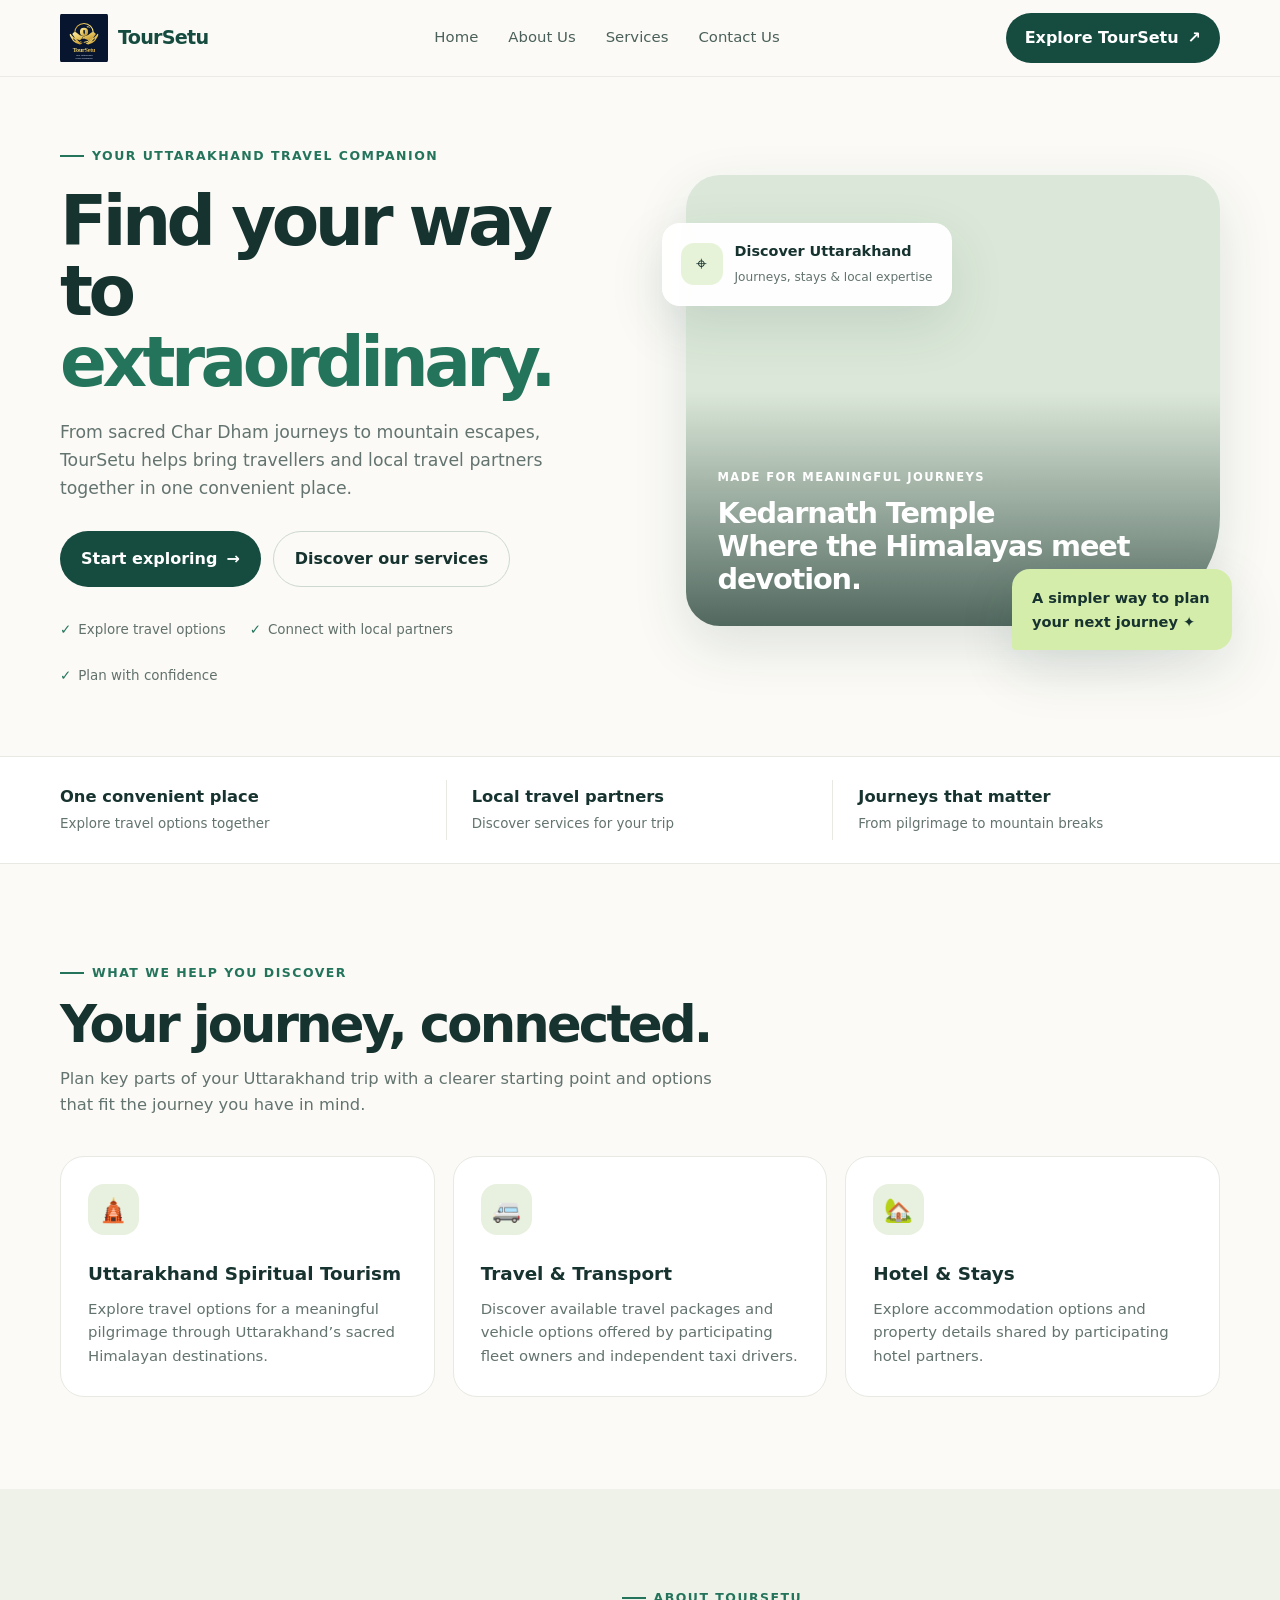
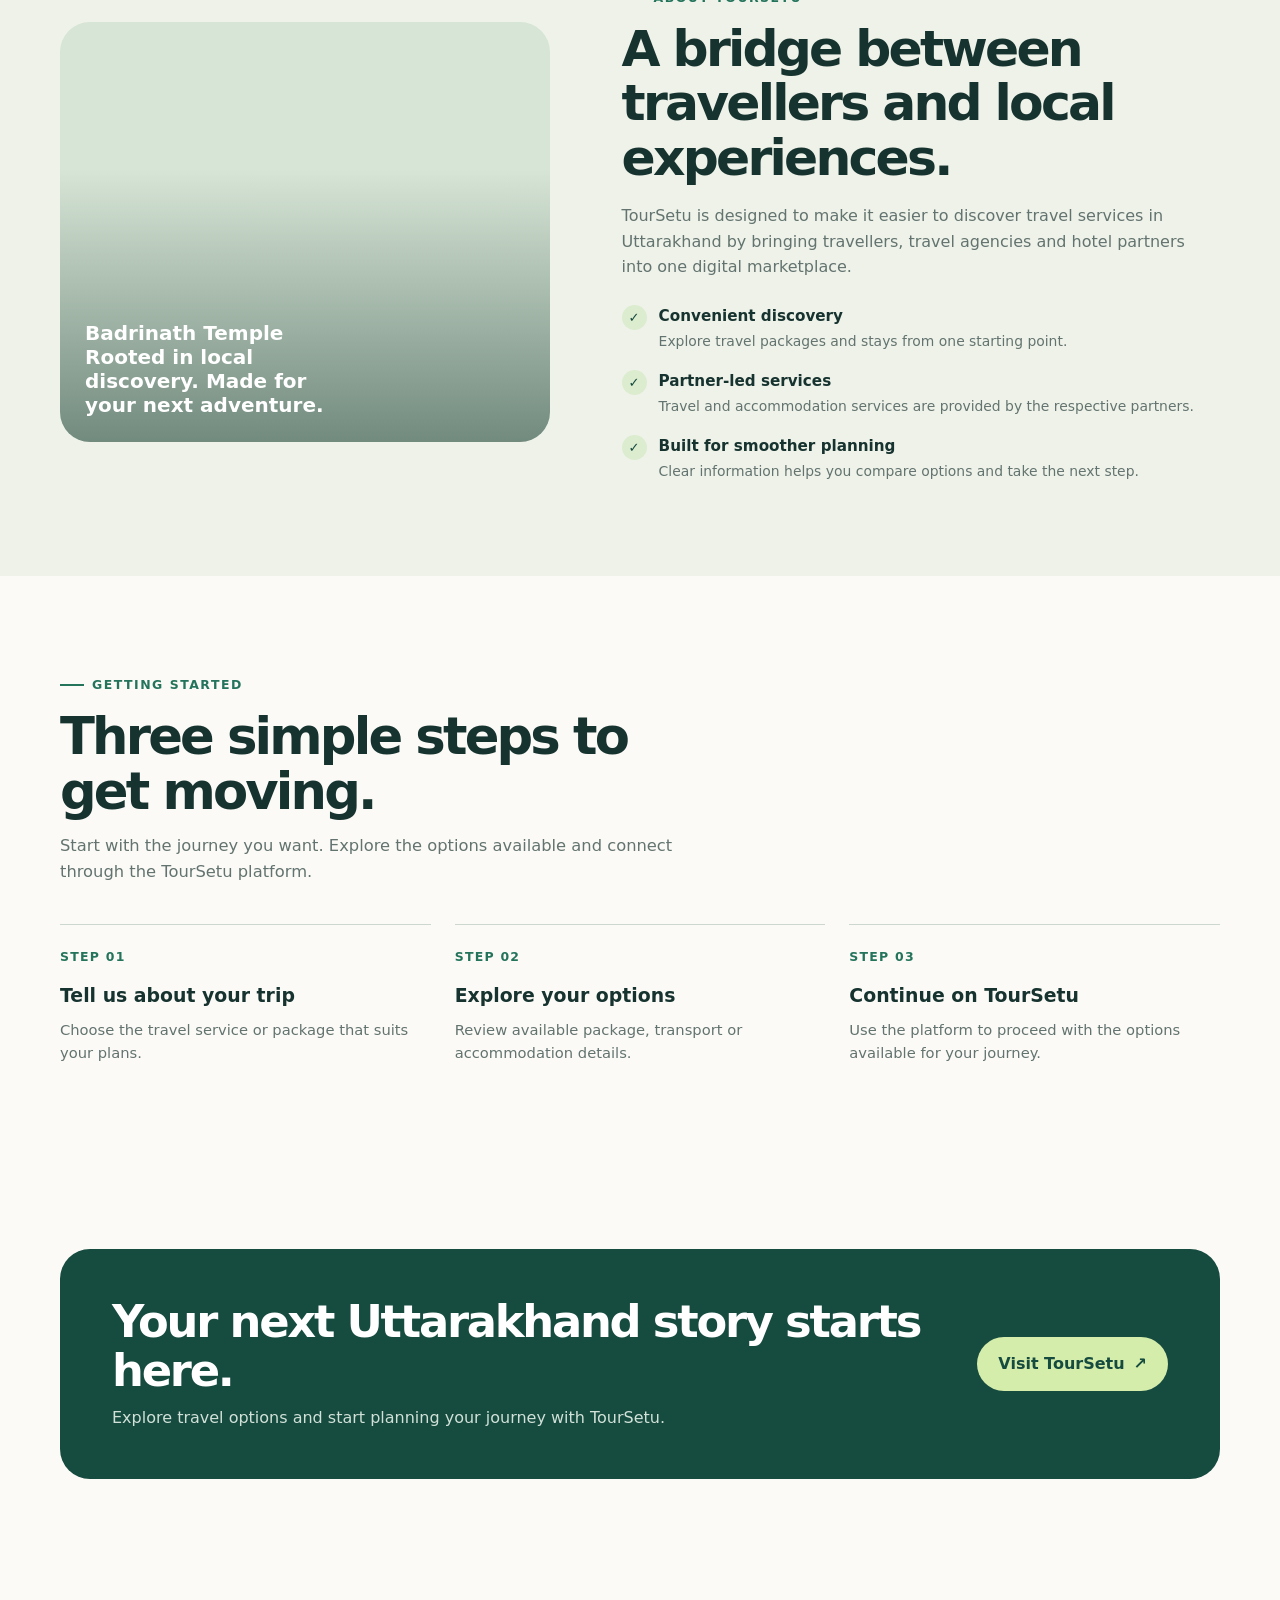
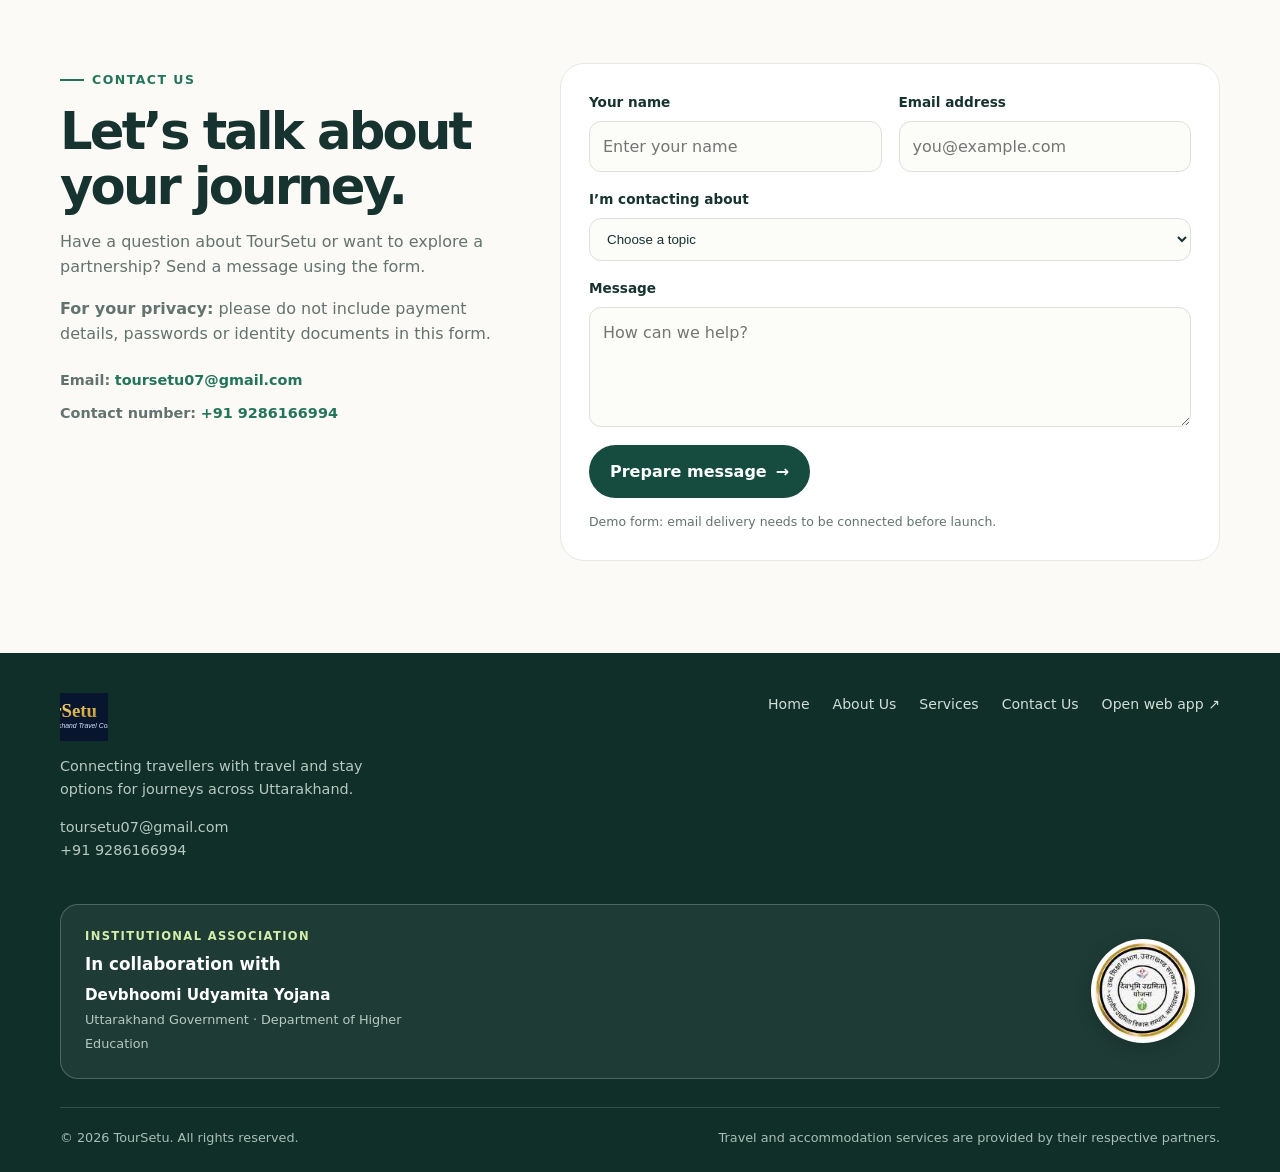
<file: index.html>
<!doctype html>
<html lang="en">
<head>
  <meta charset="utf-8">
  <meta name="viewport" content="width=device-width, initial-scale=1.0, maximum-scale=5.0, viewport-fit=cover">
  <meta name="theme-color" content="#123c35">
  <meta name="description" content="Discover Uttarakhand with TourSetu. Explore Char Dham Yatra travel packages, trusted travel agencies and stays in one place.">
  <title>TourSetu | Your Uttarakhand Journey Starts Here</title>
  <style>
    :root{--ink:#17332f;--muted:#63736f;--green:#164b3f;--green2:#24745c;--lime:#d5edaa;--cream:#fbfaf6;--line:#e7e9e2;--white:#fff;--shadow:0 20px 55px rgba(18,60,53,.12)}
    *{box-sizing:border-box}html{scroll-behavior:smooth;scroll-padding-top:84px}body{margin:0;background:var(--cream);color:var(--ink);font-family:Inter,ui-sans-serif,system-ui,-apple-system,BlinkMacSystemFont,"Segoe UI",sans-serif;line-height:1.6}a{color:inherit;text-decoration:none}button,input,textarea{font:inherit}.wrap{width:min(1160px,calc(100% - 40px));margin-inline:auto}
    .topbar{position:sticky;top:0;z-index:20;background:rgba(251,250,246,.93);backdrop-filter:blur(14px);border-bottom:1px solid rgba(231,233,226,.85)}.nav{height:76px;display:flex;align-items:center;justify-content:space-between;gap:24px}.brand{display:flex;align-items:center;gap:10px;font-weight:850;font-size:1.3rem;letter-spacing:-.04em}.brand-logo{display:block;width:48px;height:48px;aspect-ratio:1/1;object-fit:cover;border-radius:0;flex:0 0 48px}.brand-name{font-size:1.3rem;font-weight:850;letter-spacing:-.04em;color:var(--green)}.footer .brand-logo{width:48px;height:48px;flex-basis:48px}.brand-name{font-size:1.2rem}.navlinks{display:flex;align-items:center;gap:30px;color:#4b605a;font-size:.93rem}.navlinks a:hover{color:var(--green2)}.nav-cta,.btn{display:inline-flex;align-items:center;justify-content:center;gap:9px;border:0;border-radius:999px;padding:12px 19px;font-weight:750;transition:transform .2s,background .2s;cursor:pointer}.nav-cta,.btn-primary{background:var(--green);color:white}.nav-cta:hover,.btn-primary:hover{background:#0d372e;transform:translateY(-1px)}.menu-toggle{display:none;border:1px solid var(--line);background:white;border-radius:12px;padding:9px 12px;color:var(--ink)}
    .hero{padding:62px 0 70px;overflow:hidden}.hero-grid{display:grid;grid-template-columns:1fr 1.02fr;gap:54px;align-items:center}.eyebrow{display:inline-flex;align-items:center;gap:8px;color:var(--green2);font-size:.78rem;font-weight:850;letter-spacing:.12em;text-transform:uppercase}.eyebrow:before{content:"";width:24px;height:2px;background:var(--green2)}h1,h2,h3,p{margin-top:0}h1{font-size:clamp(2.8rem,5.4vw,5.2rem);line-height:1.02;letter-spacing:-.065em;margin:20px 0 22px;max-width:630px}h1 em{font-style:normal;color:var(--green2)}.hero-copy{font-size:1.08rem;color:var(--muted);max-width:500px;margin-bottom:29px}.hero-actions{display:flex;gap:12px;flex-wrap:wrap}.btn{padding:14px 21px}.btn-outline{border:1px solid #cdd8d0;background:transparent;color:var(--ink)}.btn-outline:hover{background:#f0f4ed}.trust-row{display:flex;gap:24px;flex-wrap:wrap;margin-top:32px;color:#62716c;font-size:.84rem}.trust-row span{display:flex;align-items:center;gap:7px}.check{color:var(--green2);font-weight:900}
    .hero-visual{min-height:475px;position:relative}.hero-photo{position:absolute;inset:0 0 24px 24px;border-radius:34px 34px 110px 34px;background:#dbe8d9 url('https://images.pexels.com/photos/16786632/pexels-photo-16786632.jpeg?auto=compress&cs=tinysrgb&w=1400') center 56%/cover no-repeat;box-shadow:var(--shadow)}.photo-shade{position:absolute;inset:0;border-radius:inherit;background:linear-gradient(180deg,transparent 48%,rgba(8,36,30,.65))}.photo-caption{position:absolute;bottom:30px;left:32px;right:32px;color:white}.photo-caption small{letter-spacing:.12em;text-transform:uppercase;font-weight:800;font-size:.72rem}.photo-caption h3{font-size:1.8rem;line-height:1.15;margin:8px 0 0;letter-spacing:-.04em}.floating-card{position:absolute;left:0;top:48px;padding:16px 18px;border:1px solid rgba(255,255,255,.75);background:rgba(255,255,255,.94);backdrop-filter:blur(10px);border-radius:18px;box-shadow:var(--shadow);display:flex;align-items:center;gap:12px}.floating-icon{width:42px;height:42px;display:grid;place-items:center;background:#e7f3d8;border-radius:13px;font-size:1.2rem}.floating-card strong{display:block;font-size:.9rem}.floating-card small{color:var(--muted);font-size:.76rem}.floating-note{position:absolute;right:-12px;bottom:0;background:var(--lime);padding:17px 20px;border-radius:18px 18px 18px 4px;max-width:220px;font-weight:750;font-size:.91rem;box-shadow:var(--shadow)}
    .stats{border-block:1px solid var(--line);background:#fff}.stats-grid{display:grid;grid-template-columns:repeat(3,1fr);padding:23px 0}.stat{padding:4px 25px;border-right:1px solid var(--line)}.stat:first-child{padding-left:0}.stat:last-child{border:0}.stat strong{display:block;font-size:1.02rem}.stat span{font-size:.84rem;color:var(--muted)}
    section.content-section{padding:92px 0}.section-head{max-width:660px;margin-bottom:38px}.section-head h2{font-size:clamp(2.1rem,4vw,3.25rem);line-height:1.08;letter-spacing:-.055em;margin:14px 0}.section-head p{color:var(--muted);font-size:1.02rem}.services-grid{display:grid;grid-template-columns:repeat(3,1fr);gap:18px}.service-card{padding:27px;border:1px solid var(--line);border-radius:24px;background:white;transition:transform .2s,box-shadow .2s}.service-card:hover{transform:translateY(-4px);box-shadow:var(--shadow)}.service-icon{width:51px;height:51px;border-radius:16px;display:grid;place-items:center;background:#e8f1df;font-size:1.45rem;margin-bottom:24px}.service-card h3{font-size:1.15rem;margin-bottom:9px}.service-card p{font-size:.93rem;color:var(--muted);margin-bottom:0}.about{background:#eef2e9}.about-grid{display:grid;grid-template-columns:.9fr 1.1fr;gap:72px;align-items:center}.about-art{min-height:420px;border-radius:30px;background:#d7e5d6 url('https://images.pexels.com/photos/38636303/pexels-photo-38636303.jpeg?auto=compress&cs=tinysrgb&w=1200') center 55%/cover no-repeat;position:relative;overflow:hidden}.about-art:after{content:"";position:absolute;inset:0;background:linear-gradient(180deg,transparent 35%,rgba(13,49,39,.5))}.about-label{position:absolute;z-index:1;bottom:25px;left:25px;color:#fff;font-size:1.25rem;font-weight:800;max-width:250px;line-height:1.2}.about-copy h2{font-size:clamp(2.1rem,4vw,3.15rem);line-height:1.08;letter-spacing:-.055em;margin:14px 0 18px}.about-copy p{color:var(--muted)}.value-list{list-style:none;padding:0;margin:24px 0 0;display:grid;gap:15px}.value-list li{display:flex;gap:12px;align-items:flex-start}.value-list .checkmark{flex:0 0 25px;width:25px;height:25px;border-radius:50%;background:#dceccf;display:grid;place-items:center;color:var(--green);font-size:.82rem;font-weight:900;margin-top:1px}.value-list strong{display:block;font-size:.95rem}.value-list small{color:var(--muted);font-size:.87rem}
    .steps-grid{display:grid;grid-template-columns:repeat(3,1fr);gap:24px}.step{border-top:1px solid #ccd7cd;padding-top:22px}.step-num{font-size:.78rem;color:var(--green2);font-weight:900;letter-spacing:.1em}.step h3{margin:13px 0 8px;font-size:1.18rem}.step p{font-size:.92rem;color:var(--muted);margin-bottom:0}
    .cta-band{background:var(--green);color:white;border-radius:30px;padding:48px 52px;display:flex;justify-content:space-between;align-items:center;gap:30px}.cta-band h2{font-size:clamp(1.8rem,3.5vw,2.8rem);line-height:1.1;letter-spacing:-.05em;margin:0 0 10px}.cta-band p{color:#d1e1d8;margin:0;max-width:570px}.cta-band .btn{background:var(--lime);color:var(--green);white-space:nowrap}.contact-grid{display:grid;grid-template-columns:.8fr 1.2fr;gap:60px}.contact-info h2{font-size:clamp(2.1rem,4vw,3.2rem);line-height:1.08;letter-spacing:-.055em;margin:14px 0}.contact-info p{color:var(--muted)}.contact-details{display:grid;gap:10px;margin-top:22px}.contact-details a{color:var(--green2);font-weight:750;overflow-wrap:anywhere}.contact-details a:hover{text-decoration:underline}.contact-details span{font-size:.9rem;color:var(--muted)}.contact-panel{background:#fff;border:1px solid var(--line);border-radius:24px;padding:28px}.form-grid{display:grid;grid-template-columns:1fr 1fr;gap:17px}.field{display:grid;gap:7px}.field.full{grid-column:1/-1}.field label{font-size:.85rem;font-weight:750}.field input,.field textarea,.field select{width:100%;border:1px solid #dce2da;background:#fcfcf9;border-radius:12px;padding:12px 13px;color:var(--ink);outline:none}.field input:focus,.field textarea:focus,.field select:focus{border-color:var(--green2);box-shadow:0 0 0 3px rgba(36,116,92,.12)}.field textarea{min-height:120px;resize:vertical}.form-foot{display:flex;align-items:center;gap:14px;flex-wrap:wrap;margin-top:18px}.form-note{font-size:.78rem;color:var(--muted)}.notice{display:none;margin-top:14px;padding:12px 14px;background:#f0f5e9;border-radius:12px;color:var(--green);font-size:.9rem}.footer{background:#102f29;color:#fff;padding:40px 0 24px}.footer-top{display:flex;justify-content:space-between;gap:30px;align-items:flex-start;padding-bottom:28px}.footer .brand{color:white}.footer p{color:#b7c9c0;max-width:360px;font-size:.9rem;margin-top:14px}.footer-links{display:flex;gap:23px;flex-wrap:wrap;color:#d2ded8;font-size:.88rem}.footer-bottom{border-top:1px solid rgba(255,255,255,.15);padding-top:20px;display:flex;justify-content:space-between;gap:15px;flex-wrap:wrap;color:#a9beb4;font-size:.8rem}
    .institutional-association{display:flex;align-items:center;justify-content:space-between;gap:28px;margin:0 0 28px;padding:22px 24px;border:1px solid rgba(255,255,255,.22);border-radius:18px;background:rgba(255,255,255,.06)}
    .association-copy{min-width:0}.association-eyebrow{display:block;margin-bottom:5px;color:#d5edaa;font-size:.72rem;font-weight:850;letter-spacing:.12em;text-transform:uppercase}
    .association-copy h2{margin:0 0 5px;color:#fff;font-size:1.05rem;letter-spacing:0}
    .association-copy p{margin:0;color:#fff;font-size:.95rem;font-weight:750}.association-copy p span{color:#b7c9c0;font-size:.8rem;font-weight:500}
    .association-logo{display:block;width:104px;height:104px;flex:0 0 104px;object-fit:contain;border-radius:50%;background:#fff;padding:4px;box-shadow:0 4px 18px rgba(0,0,0,.18)}
    @media(max-width:700px){.institutional-association{align-items:center;gap:14px;padding:17px}.association-logo{width:84px;height:84px;flex-basis:84px}.association-copy h2{font-size:.98rem}.association-copy p{font-size:.86rem}.association-copy p span{font-size:.72rem}}
    @media(max-width:900px){.hero-grid{grid-template-columns:1fr;gap:34px}.hero{padding-top:45px}.hero-copy{max-width:650px}.hero-visual{min-height:430px}.hero-photo{inset:0 8px 20px 18px}.floating-note{right:0}.about-grid{gap:35px}.contact-grid{gap:30px}.cta-band{padding:38px}.navlinks{gap:18px}}
    @media(max-width:700px){.wrap{width:min(100% - 30px,560px)}.nav{height:68px}.menu-toggle{display:inline-flex}.nav-cta{display:none}.navlinks{display:none;position:absolute;top:68px;left:0;right:0;background:var(--cream);padding:18px 22px 24px;border-bottom:1px solid var(--line);flex-direction:column;align-items:stretch;gap:0}.navlinks.open{display:flex}.navlinks a{padding:12px 4px}.navlinks a:last-child{display:block}.hero{padding:40px 0 48px}h1{font-size:clamp(2.65rem,12vw,4rem)}.hero-copy{font-size:1rem}.hero-visual{min-height:350px}.hero-photo{border-radius:26px 26px 75px 26px;inset:0 0 18px 8px}.floating-card{top:22px;padding:12px}.floating-icon{width:36px;height:36px}.floating-note{right:0;max-width:175px;font-size:.8rem;padding:13px 14px}.photo-caption{left:22px;bottom:24px}.photo-caption h3{font-size:1.45rem}.stats-grid{grid-template-columns:1fr;gap:0;padding:10px 0}.stat,.stat:first-child{padding:13px 2px;border-right:0;border-bottom:1px solid var(--line)}.stat:last-child{border-bottom:0}.services-grid,.steps-grid{grid-template-columns:1fr}.service-card{padding:23px}.content-section{padding:65px 0!important}.about-grid,.contact-grid{grid-template-columns:1fr}.about-art{min-height:300px;order:2}.about-copy{order:1}.cta-band{padding:30px 24px;display:block}.cta-band .btn{margin-top:22px}.contact-panel{padding:20px}.form-grid{grid-template-columns:1fr}.field.full{grid-column:auto}.footer-top{display:block}.footer-links{margin-top:24px;gap:15px}.footer-bottom{display:block}.footer-bottom span{display:block;margin-top:7px}}
    @media(prefers-reduced-motion:reduce){*,*::before,*::after{scroll-behavior:auto!important;transition:none!important}}
  </style>
  <link rel="stylesheet" href="responsive.css?v=2026-11-16-mobile-cache-v1">
</head>
<body>
  <header class="topbar">
    <div class="wrap nav">
      <a class="brand" href="#home" aria-label="TourSetu home"><img class="brand-logo" src="assets/toursetu-logo.svg" alt=""><span class="brand-name">TourSetu</span></a>
      <button class="menu-toggle" type="button" aria-expanded="false" aria-controls="navlinks">Menu ☰</button>
      <nav class="navlinks" id="navlinks" aria-label="Main navigation">
        <a href="#home">Home</a><a href="#about">About Us</a><a href="#services">Services</a><a href="#contact">Contact Us</a>
      </nav>
      <a class="nav-cta" href="signin.html" target="_blank" rel="noopener noreferrer">Explore TourSetu <span aria-hidden="true">↗</span></a>
    </div>
  </header>
  <main>
    <section class="hero" id="home">
      <div class="wrap hero-grid">
        <div>
          <div class="eyebrow">Your Uttarakhand travel companion</div>
          <h1>Find your way to <em>extraordinary.</em></h1>
          <p class="hero-copy">From sacred Char Dham journeys to mountain escapes, TourSetu helps bring travellers and local travel partners together in one convenient place.</p>
          <div class="hero-actions"><a class="btn btn-primary" href="signin.html" target="_blank" rel="noopener noreferrer">Start exploring <span aria-hidden="true">→</span></a><a class="btn btn-outline" href="#services">Discover our services</a></div>
          <div class="trust-row"><span><b class="check">✓</b> Explore travel options</span><span><b class="check">✓</b> Connect with local partners</span><span><b class="check">✓</b> Plan with confidence</span></div>
        </div>
        <div class="hero-visual" aria-label="Kedarnath Temple with Himalayan mountain backdrop">
          <div class="hero-photo"><div class="photo-shade"></div><div class="photo-caption"><small>Made for meaningful journeys</small><h3>Kedarnath Temple<br>Where the Himalayas meet devotion.</h3></div></div>
          <div class="floating-card"><div class="floating-icon" aria-hidden="true">⌖</div><div><strong>Discover Uttarakhand</strong><small>Journeys, stays & local expertise</small></div></div>
          <div class="floating-note">A simpler way to plan your next journey ✦</div>
        </div>
      </div>
    </section>
    <div class="stats"><div class="wrap stats-grid"><div class="stat"><strong>One convenient place</strong><span>Explore travel options together</span></div><div class="stat"><strong>Local travel partners</strong><span>Discover services for your trip</span></div><div class="stat"><strong>Journeys that matter</strong><span>From pilgrimage to mountain breaks</span></div></div></div>
    <section class="content-section" id="services">
      <div class="wrap">
        <div class="section-head"><div class="eyebrow">What we help you discover</div><h2>Your journey, connected.</h2><p>Plan key parts of your Uttarakhand trip with a clearer starting point and options that fit the journey you have in mind.</p></div>
        <div class="services-grid">
          <article class="service-card"><div class="service-icon" aria-hidden="true">🛕</div><h3>Uttarakhand Spiritual Tourism</h3><p>Explore travel options for a meaningful pilgrimage through Uttarakhand’s sacred Himalayan destinations.</p></article>
          <article class="service-card"><div class="service-icon" aria-hidden="true">🚐</div><h3>Travel & Transport</h3><p>Discover available travel packages and vehicle options offered by participating fleet owners and independent taxi drivers.</p></article>
          <article class="service-card"><div class="service-icon" aria-hidden="true">🏡</div><h3>Hotel & Stays</h3><p>Explore accommodation options and property details shared by participating hotel partners.</p></article>
        </div>
      </div>
    </section>
    <section class="content-section about" id="about">
      <div class="wrap about-grid">
        <div class="about-art" role="img" aria-label="Badrinath Temple in Uttarakhand"><div class="about-label">Badrinath Temple<br>Rooted in local discovery. Made for your next adventure.</div></div>
        <div class="about-copy"><div class="eyebrow">About TourSetu</div><h2>A bridge between travellers and local experiences.</h2><p>TourSetu is designed to make it easier to discover travel services in Uttarakhand by bringing travellers, travel agencies and hotel partners into one digital marketplace.</p><ul class="value-list"><li><span class="checkmark">✓</span><div><strong>Convenient discovery</strong><small>Explore travel packages and stays from one starting point.</small></div></li><li><span class="checkmark">✓</span><div><strong>Partner-led services</strong><small>Travel and accommodation services are provided by the respective partners.</small></div></li><li><span class="checkmark">✓</span><div><strong>Built for smoother planning</strong><small>Clear information helps you compare options and take the next step.</small></div></li></ul></div>
      </div>
    </section>
    <section class="content-section" id="how-it-works">
      <div class="wrap"><div class="section-head"><div class="eyebrow">Getting started</div><h2>Three simple steps to get moving.</h2><p>Start with the journey you want. Explore the options available and connect through the TourSetu platform.</p></div>
        <div class="steps-grid"><article class="step"><div class="step-num">STEP 01</div><h3>Tell us about your trip</h3><p>Choose the travel service or package that suits your plans.</p></article><article class="step"><div class="step-num">STEP 02</div><h3>Explore your options</h3><p>Review available package, transport or accommodation details.</p></article><article class="step"><div class="step-num">STEP 03</div><h3>Continue on TourSetu</h3><p>Use the platform to proceed with the options available for your journey.</p></article></div>
      </div>
    </section>
    <section class="content-section" aria-label="Explore TourSetu"><div class="wrap"><div class="cta-band"><div><h2>Your next Uttarakhand story starts here.</h2><p>Explore travel options and start planning your journey with TourSetu.</p></div><a class="btn" href="signin.html" target="_blank" rel="noopener noreferrer">Visit TourSetu <span aria-hidden="true">↗</span></a></div></div></section>
    <section class="content-section" id="contact">
      <div class="wrap contact-grid"><div class="contact-info"><div class="eyebrow">Contact us</div><h2>Let’s talk about your journey.</h2><p>Have a question about TourSetu or want to explore a partnership? Send a message using the form.</p><p><strong>For your privacy:</strong> please do not include payment details, passwords or identity documents in this form.</p><div class="contact-details" aria-label="TourSetu contact details"><span><strong>Email:</strong> <a href="mailto:toursetu07@gmail.com">toursetu07@gmail.com</a></span><span><strong>Contact number:</strong> <a href="tel:+919286166994">+91 9286166994</a></span></div></div>
        <div class="contact-panel"><form id="contact-form"><div class="form-grid"><div class="field"><label for="name">Your name</label><input id="name" name="name" autocomplete="name" required maxlength="100" placeholder="Enter your name"></div><div class="field"><label for="email">Email address</label><input id="email" name="email" type="email" autocomplete="email" required maxlength="254" placeholder="you@example.com"></div><div class="field full"><label for="topic">I’m contacting about</label><select id="topic" name="topic" required><option value="">Choose a topic</option><option>Travel enquiry</option><option>Hotel partnership</option><option>Travel agency partnership</option><option>General question</option></select></div><div class="field full"><label for="message">Message</label><textarea id="message" name="message" required maxlength="2000" placeholder="How can we help?"></textarea></div></div><div class="form-foot"><button class="btn btn-primary" type="submit">Prepare message <span aria-hidden="true">→</span></button><span class="form-note">Demo form: email delivery needs to be connected before launch.</span></div><div class="notice" id="form-notice" role="status" aria-live="polite"></div></form></div>
      </div>
    </section>
  </main>
  <footer class="footer"><div class="wrap"><div class="footer-top"><div><a class="brand" href="#home" aria-label="TourSetu home"><img class="brand-logo" src="assets/toursetu-brand.svg" alt="TourSetu — Your Uttarakhand Travel Companion"></a><p>Connecting travellers with travel and stay options for journeys across Uttarakhand.</p><p><a href="mailto:toursetu07@gmail.com">toursetu07@gmail.com</a><br><a href="tel:+919286166994">+91 9286166994</a></p></div><nav class="footer-links" aria-label="Footer navigation"><a href="#home">Home</a><a href="#about">About Us</a><a href="#services">Services</a><a href="#contact">Contact Us</a><a href="signin.html" target="_blank" rel="noopener noreferrer">Open web app ↗</a></nav></div><section class="institutional-association" aria-labelledby="institutional-association-title">
        <div class="association-copy">
          <span class="association-eyebrow">Institutional Association</span>
          <h2 id="institutional-association-title">In collaboration with</h2>
          <p>Devbhoomi Udyamita Yojana<br><span>Uttarakhand Government · Department of Higher Education</span></p>
        </div>
        <img class="association-logo" src="assets/devbhoomi-udyamita-yojana.jpg" alt="Devbhoomi Udyamita Yojana — Uttarakhand Government, Department of Higher Education">
      </section>
      <div class="footer-bottom"><span>© <span id="year"></span> TourSetu. All rights reserved.</span><span>Travel and accommodation services are provided by their respective partners.</span></div></div></footer>
  <script src="/public-site-nav.js?v=2026-11-16-mobile-cache-v1" defer></script>
</body>
</html>
</file>
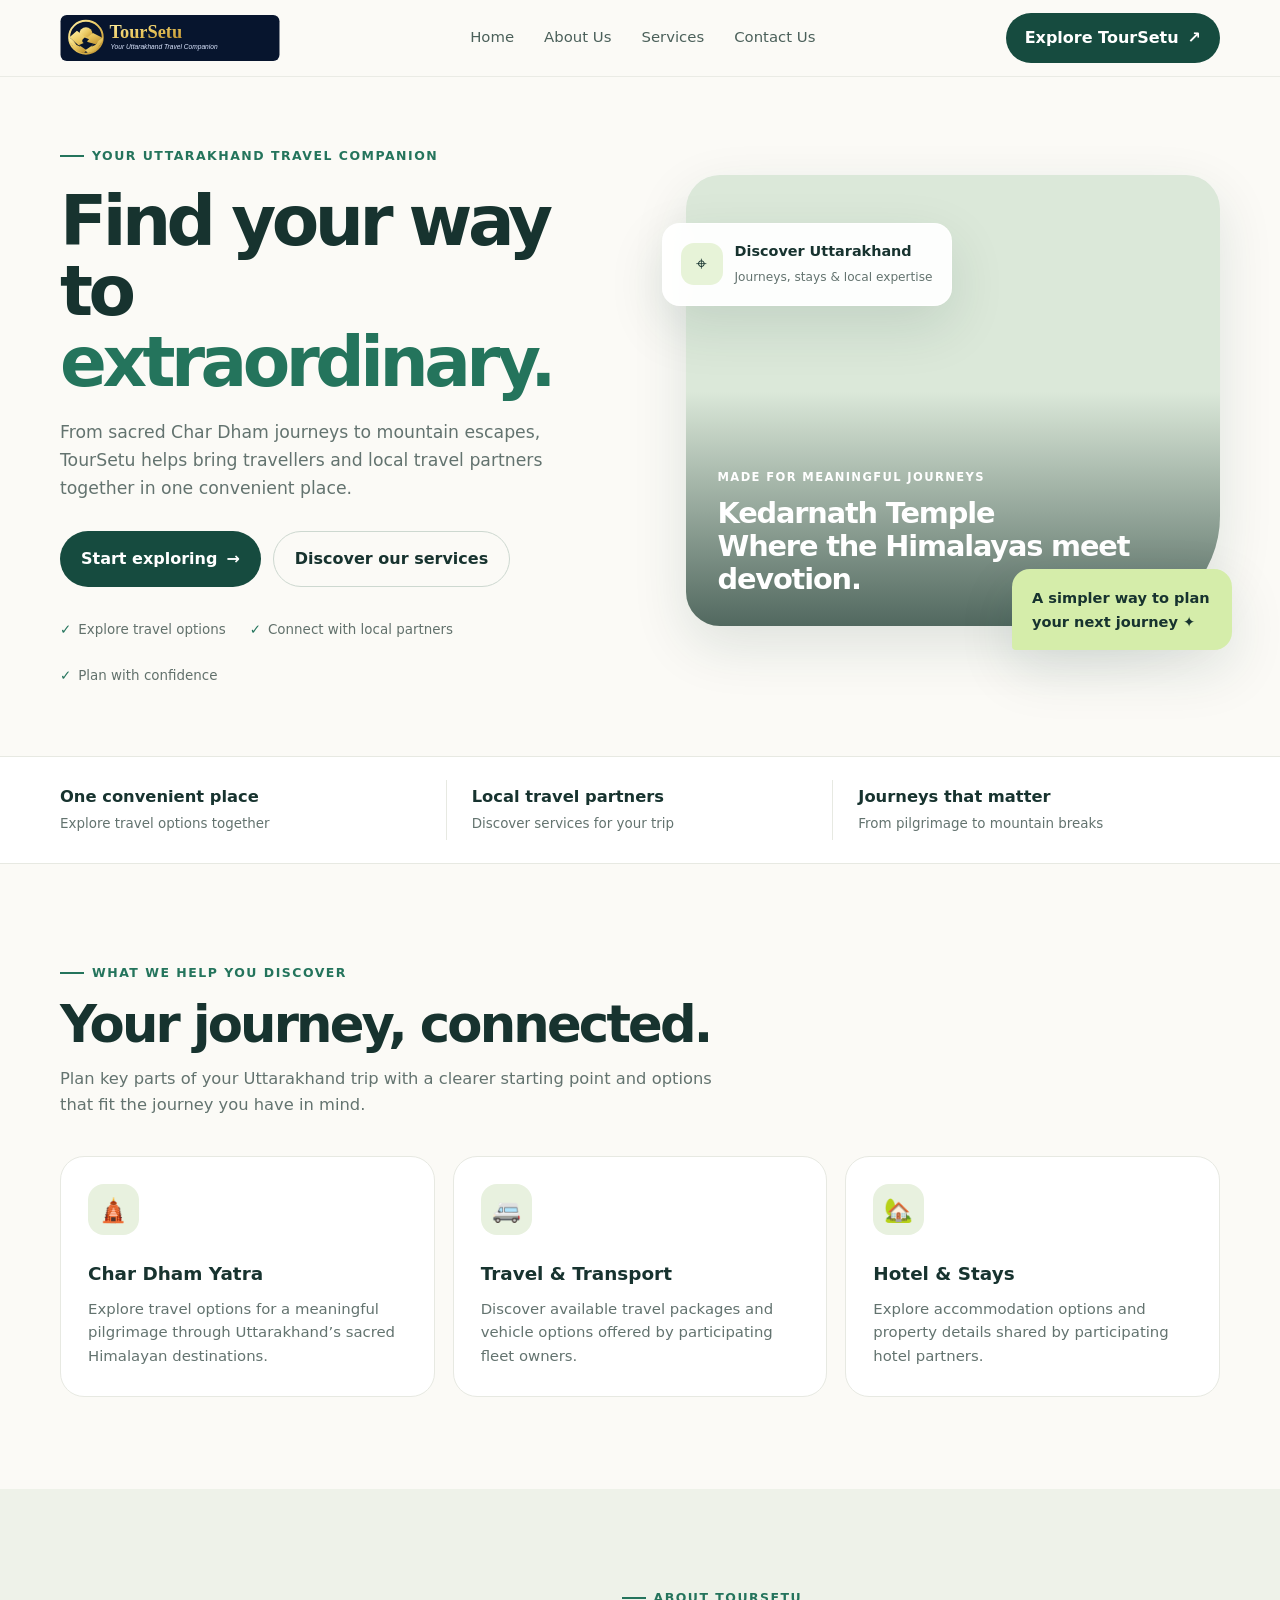
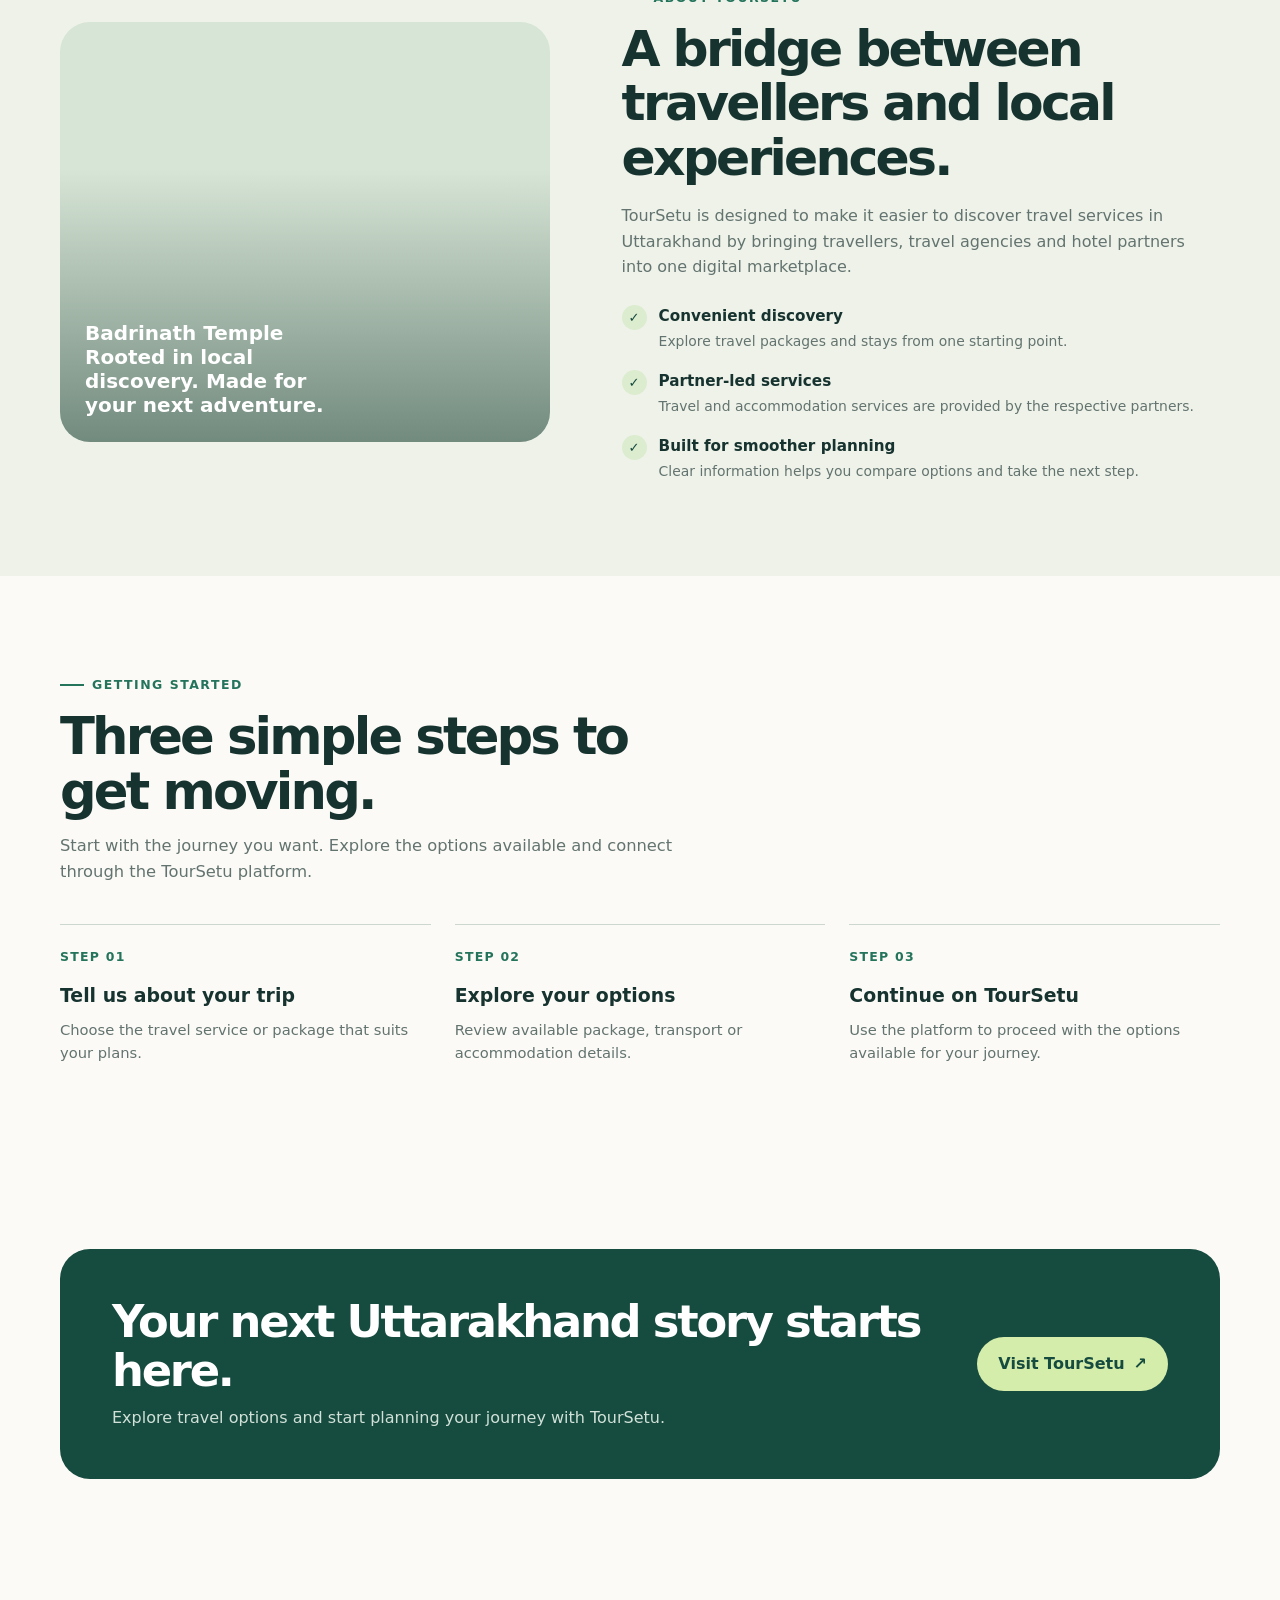
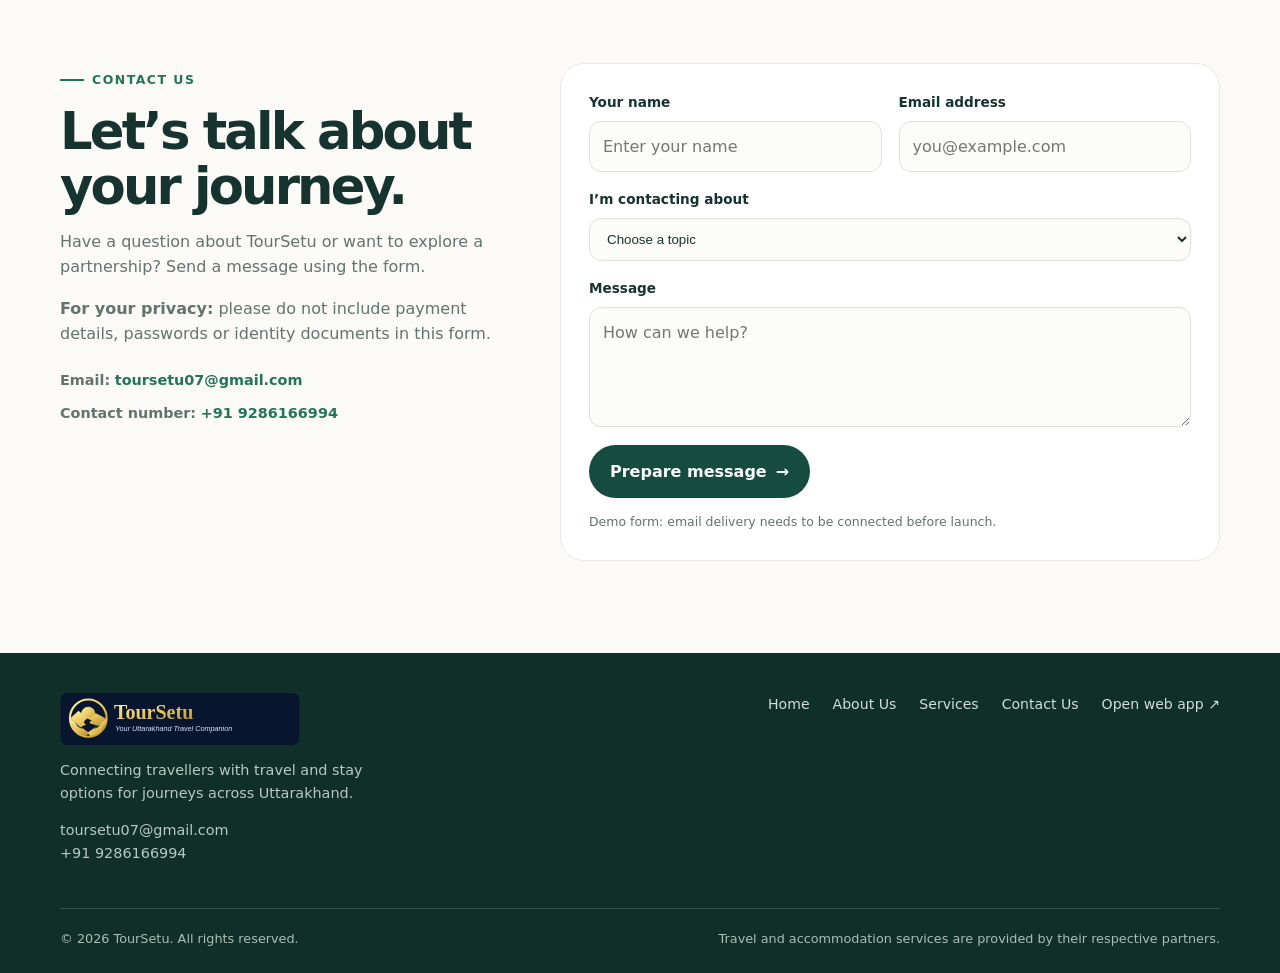
<file: company-site/index.html>
<!doctype html>
<html lang="en">
<head>
  <meta charset="utf-8">
  <meta name="viewport" content="width=device-width, initial-scale=1.0, maximum-scale=5.0, viewport-fit=cover">
  <meta name="theme-color" content="#123c35">
  <meta name="description" content="Discover Uttarakhand with TourSetu. Explore Char Dham Yatra travel packages, trusted travel agencies and stays in one place.">
  <title>TourSetu | Your Uttarakhand Journey Starts Here</title>
  <style>
    :root{--ink:#17332f;--muted:#63736f;--green:#164b3f;--green2:#24745c;--lime:#d5edaa;--cream:#fbfaf6;--line:#e7e9e2;--white:#fff;--shadow:0 20px 55px rgba(18,60,53,.12)}
    *{box-sizing:border-box}html{scroll-behavior:smooth;scroll-padding-top:84px}body{margin:0;background:var(--cream);color:var(--ink);font-family:Inter,ui-sans-serif,system-ui,-apple-system,BlinkMacSystemFont,"Segoe UI",sans-serif;line-height:1.6}a{color:inherit;text-decoration:none}button,input,textarea{font:inherit}.wrap{width:min(1160px,calc(100% - 40px));margin-inline:auto}
    .topbar{position:sticky;top:0;z-index:20;background:rgba(251,250,246,.93);backdrop-filter:blur(14px);border-bottom:1px solid rgba(231,233,226,.85)}.nav{height:76px;display:flex;align-items:center;justify-content:space-between;gap:24px}.brand{display:flex;align-items:center;gap:10px;font-weight:850;font-size:1.3rem;letter-spacing:-.04em}.brand-logo{display:block;width:220px;height:auto;max-height:56px;object-fit:contain}.footer .brand-logo{width:240px;max-height:62px}.navlinks{display:flex;align-items:center;gap:30px;color:#4b605a;font-size:.93rem}.navlinks a:hover{color:var(--green2)}.nav-cta,.btn{display:inline-flex;align-items:center;justify-content:center;gap:9px;border:0;border-radius:999px;padding:12px 19px;font-weight:750;transition:transform .2s,background .2s;cursor:pointer}.nav-cta,.btn-primary{background:var(--green);color:white}.nav-cta:hover,.btn-primary:hover{background:#0d372e;transform:translateY(-1px)}.menu-toggle{display:none;border:1px solid var(--line);background:white;border-radius:12px;padding:9px 12px;color:var(--ink)}
    .hero{padding:62px 0 70px;overflow:hidden}.hero-grid{display:grid;grid-template-columns:1fr 1.02fr;gap:54px;align-items:center}.eyebrow{display:inline-flex;align-items:center;gap:8px;color:var(--green2);font-size:.78rem;font-weight:850;letter-spacing:.12em;text-transform:uppercase}.eyebrow:before{content:"";width:24px;height:2px;background:var(--green2)}h1,h2,h3,p{margin-top:0}h1{font-size:clamp(2.8rem,5.4vw,5.2rem);line-height:1.02;letter-spacing:-.065em;margin:20px 0 22px;max-width:630px}h1 em{font-style:normal;color:var(--green2)}.hero-copy{font-size:1.08rem;color:var(--muted);max-width:500px;margin-bottom:29px}.hero-actions{display:flex;gap:12px;flex-wrap:wrap}.btn{padding:14px 21px}.btn-outline{border:1px solid #cdd8d0;background:transparent;color:var(--ink)}.btn-outline:hover{background:#f0f4ed}.trust-row{display:flex;gap:24px;flex-wrap:wrap;margin-top:32px;color:#62716c;font-size:.84rem}.trust-row span{display:flex;align-items:center;gap:7px}.check{color:var(--green2);font-weight:900}
    .hero-visual{min-height:475px;position:relative}.hero-photo{position:absolute;inset:0 0 24px 24px;border-radius:34px 34px 110px 34px;background:#dbe8d9 url('https://images.pexels.com/photos/38636303/pexels-photo-38636303.jpeg?auto=compress&cs=tinysrgb&w=1400') center 56%/cover no-repeat;box-shadow:var(--shadow)}.photo-shade{position:absolute;inset:0;border-radius:inherit;background:linear-gradient(180deg,transparent 48%,rgba(8,36,30,.65))}.photo-caption{position:absolute;bottom:30px;left:32px;right:32px;color:white}.photo-caption small{letter-spacing:.12em;text-transform:uppercase;font-weight:800;font-size:.72rem}.photo-caption h3{font-size:1.8rem;line-height:1.15;margin:8px 0 0;letter-spacing:-.04em}.floating-card{position:absolute;left:0;top:48px;padding:16px 18px;border:1px solid rgba(255,255,255,.75);background:rgba(255,255,255,.94);backdrop-filter:blur(10px);border-radius:18px;box-shadow:var(--shadow);display:flex;align-items:center;gap:12px}.floating-icon{width:42px;height:42px;display:grid;place-items:center;background:#e7f3d8;border-radius:13px;font-size:1.2rem}.floating-card strong{display:block;font-size:.9rem}.floating-card small{color:var(--muted);font-size:.76rem}.floating-note{position:absolute;right:-12px;bottom:0;background:var(--lime);padding:17px 20px;border-radius:18px 18px 18px 4px;max-width:220px;font-weight:750;font-size:.91rem;box-shadow:var(--shadow)}
    .stats{border-block:1px solid var(--line);background:#fff}.stats-grid{display:grid;grid-template-columns:repeat(3,1fr);padding:23px 0}.stat{padding:4px 25px;border-right:1px solid var(--line)}.stat:first-child{padding-left:0}.stat:last-child{border:0}.stat strong{display:block;font-size:1.02rem}.stat span{font-size:.84rem;color:var(--muted)}
    section.content-section{padding:92px 0}.section-head{max-width:660px;margin-bottom:38px}.section-head h2{font-size:clamp(2.1rem,4vw,3.25rem);line-height:1.08;letter-spacing:-.055em;margin:14px 0}.section-head p{color:var(--muted);font-size:1.02rem}.services-grid{display:grid;grid-template-columns:repeat(3,1fr);gap:18px}.service-card{padding:27px;border:1px solid var(--line);border-radius:24px;background:white;transition:transform .2s,box-shadow .2s}.service-card:hover{transform:translateY(-4px);box-shadow:var(--shadow)}.service-icon{width:51px;height:51px;border-radius:16px;display:grid;place-items:center;background:#e8f1df;font-size:1.45rem;margin-bottom:24px}.service-card h3{font-size:1.15rem;margin-bottom:9px}.service-card p{font-size:.93rem;color:var(--muted);margin-bottom:0}.about{background:#eef2e9}.about-grid{display:grid;grid-template-columns:.9fr 1.1fr;gap:72px;align-items:center}.about-art{min-height:420px;border-radius:30px;background:#d7e5d6 url('https://images.pexels.com/photos/16786632/pexels-photo-16786632.jpeg?auto=compress&cs=tinysrgb&w=1200') center 55%/cover no-repeat;position:relative;overflow:hidden}.about-art:after{content:"";position:absolute;inset:0;background:linear-gradient(180deg,transparent 35%,rgba(13,49,39,.5))}.about-label{position:absolute;z-index:1;bottom:25px;left:25px;color:#fff;font-size:1.25rem;font-weight:800;max-width:250px;line-height:1.2}.about-copy h2{font-size:clamp(2.1rem,4vw,3.15rem);line-height:1.08;letter-spacing:-.055em;margin:14px 0 18px}.about-copy p{color:var(--muted)}.value-list{list-style:none;padding:0;margin:24px 0 0;display:grid;gap:15px}.value-list li{display:flex;gap:12px;align-items:flex-start}.value-list .checkmark{flex:0 0 25px;width:25px;height:25px;border-radius:50%;background:#dceccf;display:grid;place-items:center;color:var(--green);font-size:.82rem;font-weight:900;margin-top:1px}.value-list strong{display:block;font-size:.95rem}.value-list small{color:var(--muted);font-size:.87rem}
    .steps-grid{display:grid;grid-template-columns:repeat(3,1fr);gap:24px}.step{border-top:1px solid #ccd7cd;padding-top:22px}.step-num{font-size:.78rem;color:var(--green2);font-weight:900;letter-spacing:.1em}.step h3{margin:13px 0 8px;font-size:1.18rem}.step p{font-size:.92rem;color:var(--muted);margin-bottom:0}
    .cta-band{background:var(--green);color:white;border-radius:30px;padding:48px 52px;display:flex;justify-content:space-between;align-items:center;gap:30px}.cta-band h2{font-size:clamp(1.8rem,3.5vw,2.8rem);line-height:1.1;letter-spacing:-.05em;margin:0 0 10px}.cta-band p{color:#d1e1d8;margin:0;max-width:570px}.cta-band .btn{background:var(--lime);color:var(--green);white-space:nowrap}.contact-grid{display:grid;grid-template-columns:.8fr 1.2fr;gap:60px}.contact-info h2{font-size:clamp(2.1rem,4vw,3.2rem);line-height:1.08;letter-spacing:-.055em;margin:14px 0}.contact-info p{color:var(--muted)}.contact-details{display:grid;gap:10px;margin-top:22px}.contact-details a{color:var(--green2);font-weight:750;overflow-wrap:anywhere}.contact-details a:hover{text-decoration:underline}.contact-details span{font-size:.9rem;color:var(--muted)}.contact-panel{background:#fff;border:1px solid var(--line);border-radius:24px;padding:28px}.form-grid{display:grid;grid-template-columns:1fr 1fr;gap:17px}.field{display:grid;gap:7px}.field.full{grid-column:1/-1}.field label{font-size:.85rem;font-weight:750}.field input,.field textarea,.field select{width:100%;border:1px solid #dce2da;background:#fcfcf9;border-radius:12px;padding:12px 13px;color:var(--ink);outline:none}.field input:focus,.field textarea:focus,.field select:focus{border-color:var(--green2);box-shadow:0 0 0 3px rgba(36,116,92,.12)}.field textarea{min-height:120px;resize:vertical}.form-foot{display:flex;align-items:center;gap:14px;flex-wrap:wrap;margin-top:18px}.form-note{font-size:.78rem;color:var(--muted)}.notice{display:none;margin-top:14px;padding:12px 14px;background:#f0f5e9;border-radius:12px;color:var(--green);font-size:.9rem}.footer{background:#102f29;color:#fff;padding:40px 0 24px}.footer-top{display:flex;justify-content:space-between;gap:30px;align-items:flex-start;padding-bottom:28px}.footer .brand{color:white}.footer p{color:#b7c9c0;max-width:360px;font-size:.9rem;margin-top:14px}.footer-links{display:flex;gap:23px;flex-wrap:wrap;color:#d2ded8;font-size:.88rem}.footer-bottom{border-top:1px solid rgba(255,255,255,.15);padding-top:20px;display:flex;justify-content:space-between;gap:15px;flex-wrap:wrap;color:#a9beb4;font-size:.8rem}
    @media(max-width:900px){.hero-grid{grid-template-columns:1fr;gap:34px}.hero{padding-top:45px}.hero-copy{max-width:650px}.hero-visual{min-height:430px}.hero-photo{inset:0 8px 20px 18px}.floating-note{right:0}.about-grid{gap:35px}.contact-grid{gap:30px}.cta-band{padding:38px}.navlinks{gap:18px}}
    @media(max-width:700px){.wrap{width:min(100% - 30px,560px)}.nav{height:68px}.menu-toggle{display:inline-flex}.nav-cta{display:none}.navlinks{display:none;position:absolute;top:68px;left:0;right:0;background:var(--cream);padding:18px 22px 24px;border-bottom:1px solid var(--line);flex-direction:column;align-items:stretch;gap:0}.navlinks.open{display:flex}.navlinks a{padding:12px 4px}.navlinks a:last-child{display:block}.hero{padding:40px 0 48px}h1{font-size:clamp(2.65rem,12vw,4rem)}.hero-copy{font-size:1rem}.hero-visual{min-height:350px}.hero-photo{border-radius:26px 26px 75px 26px;inset:0 0 18px 8px}.floating-card{top:22px;padding:12px}.floating-icon{width:36px;height:36px}.floating-note{right:0;max-width:175px;font-size:.8rem;padding:13px 14px}.photo-caption{left:22px;bottom:24px}.photo-caption h3{font-size:1.45rem}.stats-grid{grid-template-columns:1fr;gap:0;padding:10px 0}.stat,.stat:first-child{padding:13px 2px;border-right:0;border-bottom:1px solid var(--line)}.stat:last-child{border-bottom:0}.services-grid,.steps-grid{grid-template-columns:1fr}.service-card{padding:23px}.content-section{padding:65px 0!important}.about-grid,.contact-grid{grid-template-columns:1fr}.about-art{min-height:300px;order:2}.about-copy{order:1}.cta-band{padding:30px 24px;display:block}.cta-band .btn{margin-top:22px}.contact-panel{padding:20px}.form-grid{grid-template-columns:1fr}.field.full{grid-column:auto}.footer-top{display:block}.footer-links{margin-top:24px;gap:15px}.footer-bottom{display:block}.footer-bottom span{display:block;margin-top:7px}}
    @media(prefers-reduced-motion:reduce){*,*::before,*::after{scroll-behavior:auto!important;transition:none!important}}
  </style>
  <link rel="stylesheet" href="../responsive.css?v=2026-11-15">
</head>
<body>
  <header class="topbar">
    <div class="wrap nav">
      <a class="brand" href="#home" aria-label="TourSetu home"><img class="brand-logo" src="assets/toursetu-brand.svg" alt="TourSetu — Your Uttarakhand Travel Companion"></a>
      <button class="menu-toggle" type="button" aria-expanded="false" aria-controls="navlinks">Menu ☰</button>
      <nav class="navlinks" id="navlinks" aria-label="Main navigation">
        <a href="#home">Home</a><a href="#about">About Us</a><a href="#services">Services</a><a href="#contact">Contact Us</a>
      </nav>
      <a class="nav-cta" href="https://toursetu.pages.dev/" target="_blank" rel="noopener noreferrer">Explore TourSetu <span aria-hidden="true">↗</span></a>
    </div>
  </header>
  <main>
    <section class="hero" id="home">
      <div class="wrap hero-grid">
        <div>
          <div class="eyebrow">Your Uttarakhand travel companion</div>
          <h1>Find your way to <em>extraordinary.</em></h1>
          <p class="hero-copy">From sacred Char Dham journeys to mountain escapes, TourSetu helps bring travellers and local travel partners together in one convenient place.</p>
          <div class="hero-actions"><a class="btn btn-primary" href="https://toursetu.pages.dev/" target="_blank" rel="noopener noreferrer">Start exploring <span aria-hidden="true">→</span></a><a class="btn btn-outline" href="#services">Discover our services</a></div>
          <div class="trust-row"><span><b class="check">✓</b> Explore travel options</span><span><b class="check">✓</b> Connect with local partners</span><span><b class="check">✓</b> Plan with confidence</span></div>
        </div>
        <div class="hero-visual" aria-label="Kedarnath Temple with Himalayan mountain backdrop">
          <div class="hero-photo"><div class="photo-shade"></div><div class="photo-caption"><small>Made for meaningful journeys</small><h3>Kedarnath Temple<br>Where the Himalayas meet devotion.</h3></div></div>
          <div class="floating-card"><div class="floating-icon" aria-hidden="true">⌖</div><div><strong>Discover Uttarakhand</strong><small>Journeys, stays & local expertise</small></div></div>
          <div class="floating-note">A simpler way to plan your next journey ✦</div>
        </div>
      </div>
    </section>
    <div class="stats"><div class="wrap stats-grid"><div class="stat"><strong>One convenient place</strong><span>Explore travel options together</span></div><div class="stat"><strong>Local travel partners</strong><span>Discover services for your trip</span></div><div class="stat"><strong>Journeys that matter</strong><span>From pilgrimage to mountain breaks</span></div></div></div>
    <section class="content-section" id="services">
      <div class="wrap">
        <div class="section-head"><div class="eyebrow">What we help you discover</div><h2>Your journey, connected.</h2><p>Plan key parts of your Uttarakhand trip with a clearer starting point and options that fit the journey you have in mind.</p></div>
        <div class="services-grid">
          <article class="service-card"><div class="service-icon" aria-hidden="true">🛕</div><h3>Char Dham Yatra</h3><p>Explore travel options for a meaningful pilgrimage through Uttarakhand’s sacred Himalayan destinations.</p></article>
          <article class="service-card"><div class="service-icon" aria-hidden="true">🚐</div><h3>Travel & Transport</h3><p>Discover available travel packages and vehicle options offered by participating fleet owners.</p></article>
          <article class="service-card"><div class="service-icon" aria-hidden="true">🏡</div><h3>Hotel & Stays</h3><p>Explore accommodation options and property details shared by participating hotel partners.</p></article>
        </div>
      </div>
    </section>
    <section class="content-section about" id="about">
      <div class="wrap about-grid">
        <div class="about-art" role="img" aria-label="Badrinath Temple in Uttarakhand"><div class="about-label">Badrinath Temple<br>Rooted in local discovery. Made for your next adventure.</div></div>
        <div class="about-copy"><div class="eyebrow">About TourSetu</div><h2>A bridge between travellers and local experiences.</h2><p>TourSetu is designed to make it easier to discover travel services in Uttarakhand by bringing travellers, travel agencies and hotel partners into one digital marketplace.</p><ul class="value-list"><li><span class="checkmark">✓</span><div><strong>Convenient discovery</strong><small>Explore travel packages and stays from one starting point.</small></div></li><li><span class="checkmark">✓</span><div><strong>Partner-led services</strong><small>Travel and accommodation services are provided by the respective partners.</small></div></li><li><span class="checkmark">✓</span><div><strong>Built for smoother planning</strong><small>Clear information helps you compare options and take the next step.</small></div></li></ul></div>
      </div>
    </section>
    <section class="content-section" id="how-it-works">
      <div class="wrap"><div class="section-head"><div class="eyebrow">Getting started</div><h2>Three simple steps to get moving.</h2><p>Start with the journey you want. Explore the options available and connect through the TourSetu platform.</p></div>
        <div class="steps-grid"><article class="step"><div class="step-num">STEP 01</div><h3>Tell us about your trip</h3><p>Choose the travel service or package that suits your plans.</p></article><article class="step"><div class="step-num">STEP 02</div><h3>Explore your options</h3><p>Review available package, transport or accommodation details.</p></article><article class="step"><div class="step-num">STEP 03</div><h3>Continue on TourSetu</h3><p>Use the platform to proceed with the options available for your journey.</p></article></div>
      </div>
    </section>
    <section class="content-section" aria-label="Explore TourSetu"><div class="wrap"><div class="cta-band"><div><h2>Your next Uttarakhand story starts here.</h2><p>Explore travel options and start planning your journey with TourSetu.</p></div><a class="btn" href="https://toursetu.pages.dev/" target="_blank" rel="noopener noreferrer">Visit TourSetu <span aria-hidden="true">↗</span></a></div></div></section>
    <section class="content-section" id="contact">
      <div class="wrap contact-grid"><div class="contact-info"><div class="eyebrow">Contact us</div><h2>Let’s talk about your journey.</h2><p>Have a question about TourSetu or want to explore a partnership? Send a message using the form.</p><p><strong>For your privacy:</strong> please do not include payment details, passwords or identity documents in this form.</p><div class="contact-details" aria-label="TourSetu contact details"><span><strong>Email:</strong> <a href="mailto:toursetu07@gmail.com">toursetu07@gmail.com</a></span><span><strong>Contact number:</strong> <a href="tel:+919286166994">+91 9286166994</a></span></div></div>
        <div class="contact-panel"><form id="contact-form"><div class="form-grid"><div class="field"><label for="name">Your name</label><input id="name" name="name" autocomplete="name" required maxlength="100" placeholder="Enter your name"></div><div class="field"><label for="email">Email address</label><input id="email" name="email" type="email" autocomplete="email" required maxlength="254" placeholder="you@example.com"></div><div class="field full"><label for="topic">I’m contacting about</label><select id="topic" name="topic" required><option value="">Choose a topic</option><option>Travel enquiry</option><option>Hotel partnership</option><option>Travel agency partnership</option><option>General question</option></select></div><div class="field full"><label for="message">Message</label><textarea id="message" name="message" required maxlength="2000" placeholder="How can we help?"></textarea></div></div><div class="form-foot"><button class="btn btn-primary" type="submit">Prepare message <span aria-hidden="true">→</span></button><span class="form-note">Demo form: email delivery needs to be connected before launch.</span></div><div class="notice" id="form-notice" role="status" aria-live="polite"></div></form></div>
      </div>
    </section>
  </main>
  <footer class="footer"><div class="wrap"><div class="footer-top"><div><a class="brand" href="#home" aria-label="TourSetu home"><img class="brand-logo" src="assets/toursetu-brand.svg" alt="TourSetu — Your Uttarakhand Travel Companion"></a><p>Connecting travellers with travel and stay options for journeys across Uttarakhand.</p><p><a href="mailto:toursetu07@gmail.com">toursetu07@gmail.com</a><br><a href="tel:+919286166994">+91 9286166994</a></p></div><nav class="footer-links" aria-label="Footer navigation"><a href="#home">Home</a><a href="#about">About Us</a><a href="#services">Services</a><a href="#contact">Contact Us</a><a href="https://toursetu.pages.dev/" target="_blank" rel="noopener noreferrer">Open web app ↗</a></nav></div><div class="footer-bottom"><span>© <span id="year"></span> TourSetu. All rights reserved.</span><span>Travel and accommodation services are provided by their respective partners.</span></div></div></footer>
  <script src="/public-site-nav.js?v=2026-11-15" defer></script>
</body>
</html>
</file>
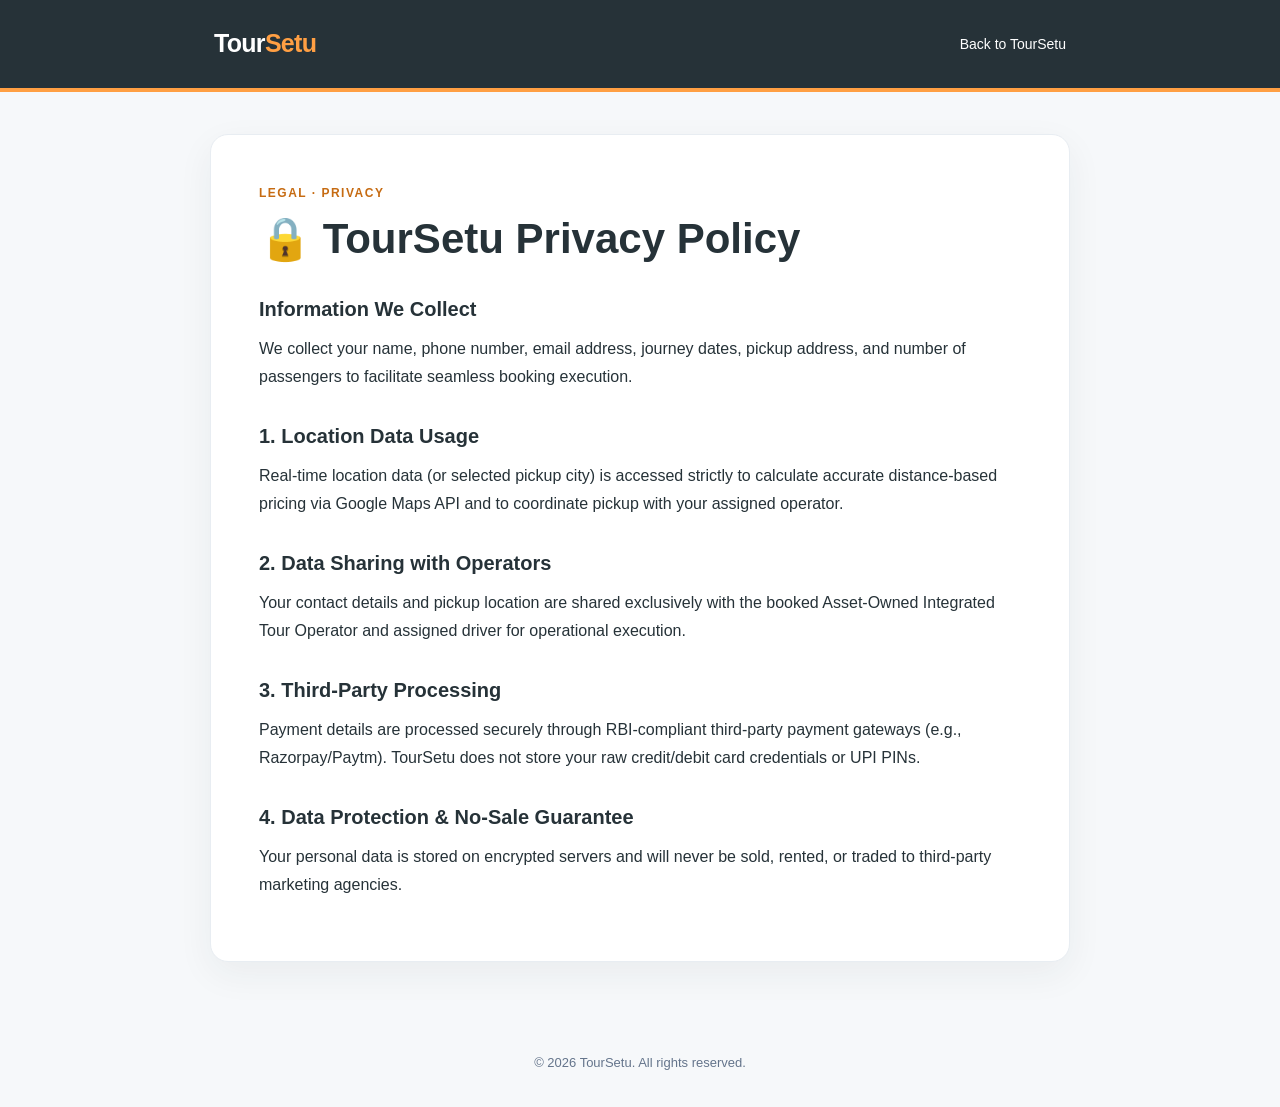
<file: privacy.html>
<!doctype html>
<html lang="en">
<head>
  <meta charset="utf-8">
  <meta name="viewport" content="width=device-width, initial-scale=1">
  <meta name="theme-color" content="#ff9f43">
  <meta name="description" content="TourSetu Privacy Policy">
  <title>Privacy Policy | TourSetu</title>
  <style>
    :root{color-scheme:light;--orange:#ff9f43;--ink:#263238;--muted:#64748b;--line:#e8edf2;--paper:#f6f8fa}
    *{box-sizing:border-box}body{margin:0;background:var(--paper);color:var(--ink);font:16px/1.75 Inter,Arial,sans-serif}
    header{background:#263238;color:#fff;border-bottom:4px solid var(--orange)}
    .top{max-width:900px;margin:auto;padding:22px 24px;display:flex;align-items:center;justify-content:space-between;gap:16px}
    .brand{font-size:25px;font-weight:800;letter-spacing:-.7px}.brand span{color:var(--orange)}
    .top a{color:#fff;text-decoration:none;font-size:14px}
    main{max-width:900px;margin:42px auto;padding:0 20px 48px}
    article{background:#fff;border:1px solid var(--line);border-radius:18px;padding:clamp(24px,5vw,48px);box-shadow:0 12px 36px rgba(38,50,56,.06)}
    .eyebrow{color:#c66b12;font-size:12px;font-weight:800;letter-spacing:1.5px;text-transform:uppercase}
    h1{font-size:clamp(30px,5vw,42px);line-height:1.2;margin:10px 0 28px}
    h2{font-size:20px;margin:28px 0 8px;color:#263238}p{margin:0 0 14px}
    footer{text-align:center;color:var(--muted);font-size:13px;padding:0 20px 32px}
    @media(max-width:560px){.top{padding:18px}.brand{font-size:22px}main{margin:22px auto}}
  </style>
</head>
<body>
<header><div class="top"><div class="brand">Tour<span>Setu</span></div><a href="/">Back to TourSetu</a></div></header>
<main><article>
  <div class="eyebrow">Legal · Privacy</div>
  <h1>🔒 TourSetu Privacy Policy</h1>
  <h2>Information We Collect</h2>
  <p>We collect your name, phone number, email address, journey dates, pickup address, and number of passengers to facilitate seamless booking execution.</p>
  <h2>1. Location Data Usage</h2>
  <p>Real-time location data (or selected pickup city) is accessed strictly to calculate accurate distance-based pricing via Google Maps API and to coordinate pickup with your assigned operator.</p>
  <h2>2. Data Sharing with Operators</h2>
  <p>Your contact details and pickup location are shared exclusively with the booked Asset-Owned Integrated Tour Operator and assigned driver for operational execution.</p>
  <h2>3. Third-Party Processing</h2>
  <p>Payment details are processed securely through RBI-compliant third-party payment gateways (e.g., Razorpay/Paytm). TourSetu does not store your raw credit/debit card credentials or UPI PINs.</p>
  <h2>4. Data Protection &amp; No-Sale Guarantee</h2>
  <p>Your personal data is stored on encrypted servers and will never be sold, rented, or traded to third-party marketing agencies.</p>
</article></main>
<footer>© <span id="year">2026</span> TourSetu. All rights reserved.</footer>
</body>
</html>
</file>
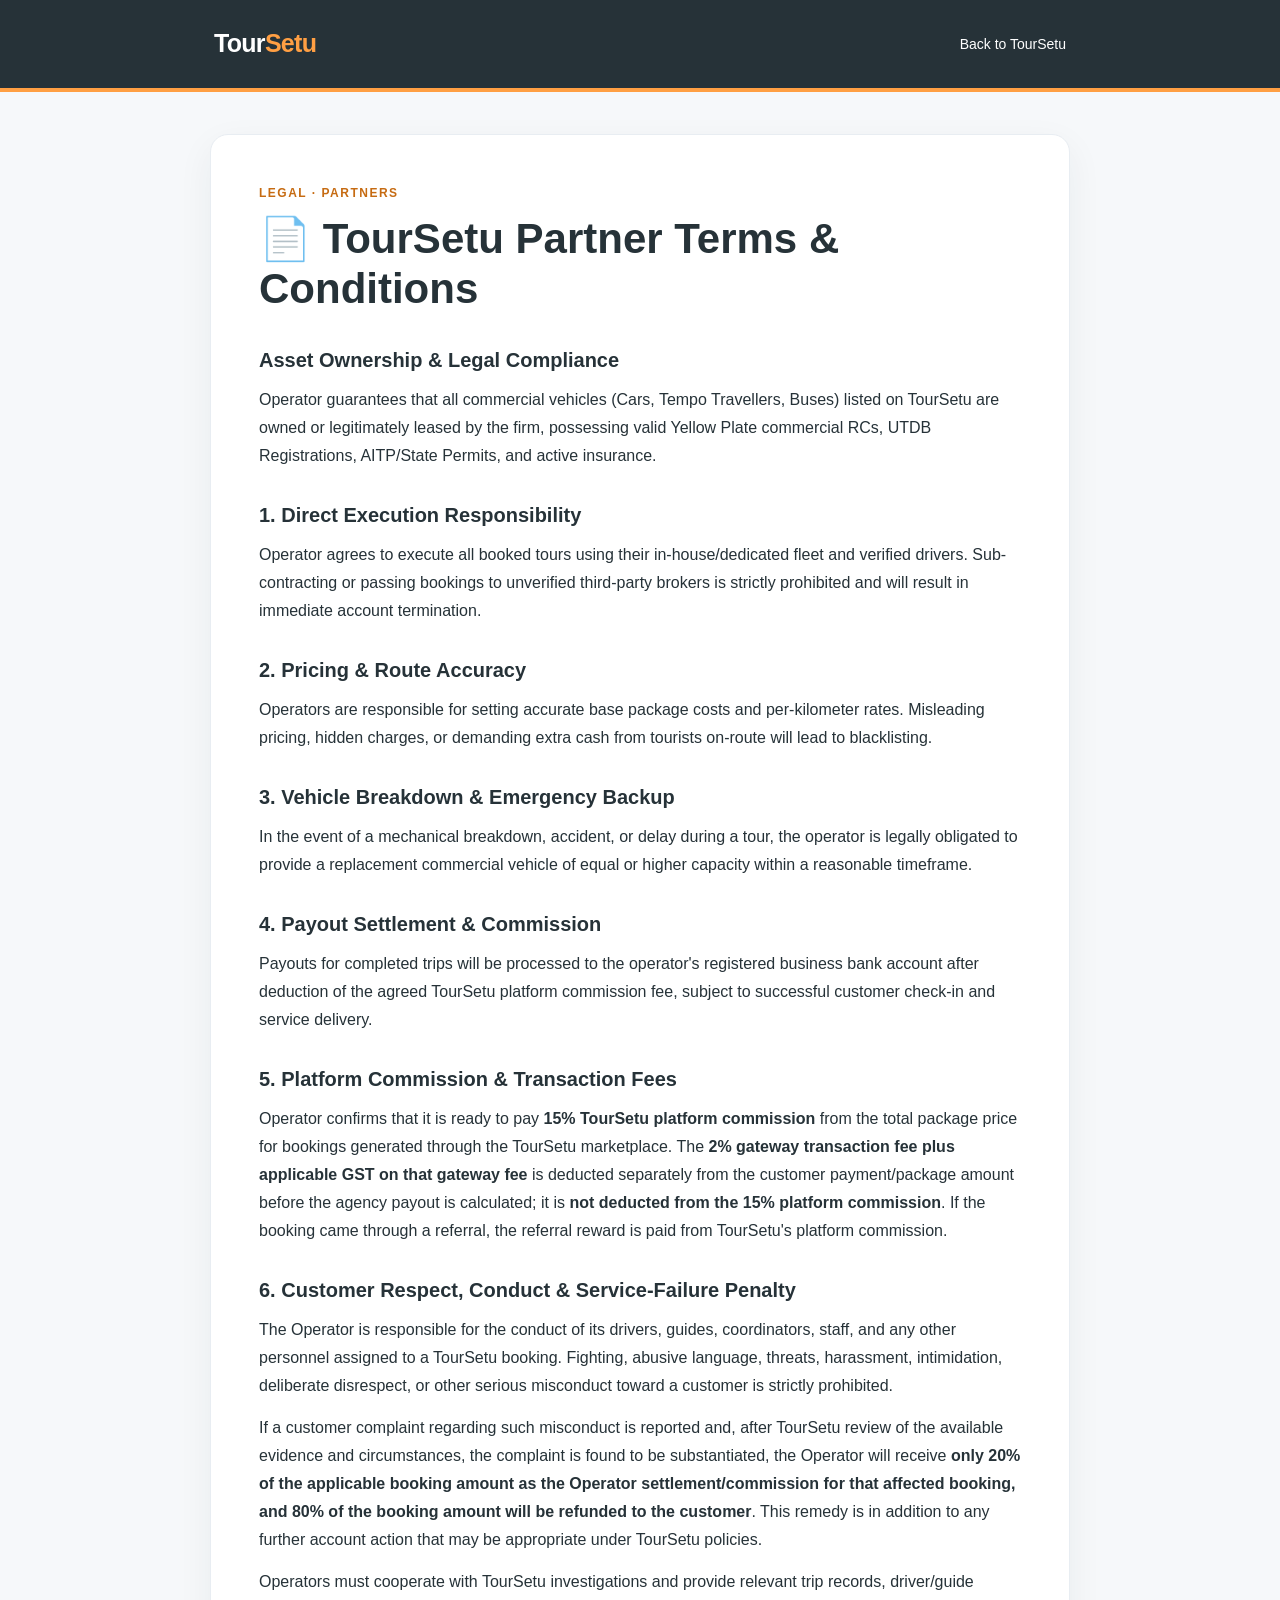
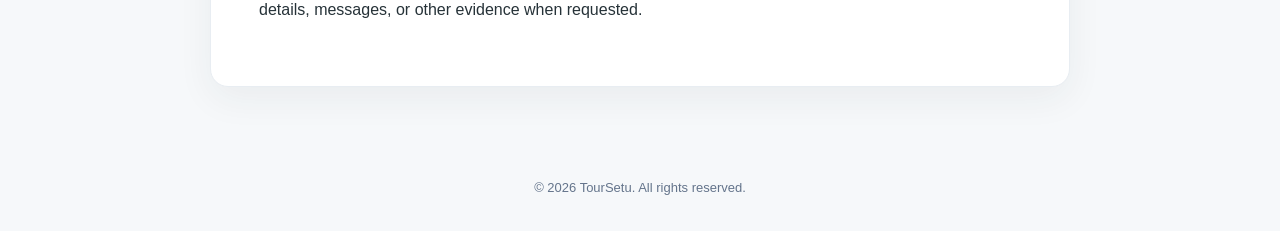
<file: terms.html>
<!doctype html>
<html lang="en">
<head>
  <meta charset="utf-8">
  <meta name="viewport" content="width=device-width, initial-scale=1">
  <meta name="theme-color" content="#ff9f43">
  <meta name="description" content="TourSetu Partner Terms and Conditions">
  <title>Partner Terms &amp; Conditions | TourSetu</title>
  <style>
    :root{color-scheme:light;--orange:#ff9f43;--ink:#263238;--muted:#64748b;--line:#e8edf2;--paper:#f6f8fa}
    *{box-sizing:border-box}body{margin:0;background:var(--paper);color:var(--ink);font:16px/1.75 Inter,Arial,sans-serif}
    header{background:#263238;color:#fff;border-bottom:4px solid var(--orange)}
    .top{max-width:900px;margin:auto;padding:22px 24px;display:flex;align-items:center;justify-content:space-between;gap:16px}
    .brand{font-size:25px;font-weight:800;letter-spacing:-.7px}.brand span{color:var(--orange)}
    .top a{color:#fff;text-decoration:none;font-size:14px}
    main{max-width:900px;margin:42px auto;padding:0 20px 48px}
    article{background:#fff;border:1px solid var(--line);border-radius:18px;padding:clamp(24px,5vw,48px);box-shadow:0 12px 36px rgba(38,50,56,.06)}
    .eyebrow{color:#c66b12;font-size:12px;font-weight:800;letter-spacing:1.5px;text-transform:uppercase}
    h1{font-size:clamp(30px,5vw,42px);line-height:1.2;margin:10px 0 28px}
    h2{font-size:20px;margin:28px 0 8px;color:#263238}p{margin:0 0 14px}
    footer{text-align:center;color:var(--muted);font-size:13px;padding:0 20px 32px}
    @media(max-width:560px){.top{padding:18px}.brand{font-size:22px}main{margin:22px auto}}
  </style>
</head>
<body>
<header><div class="top"><div class="brand">Tour<span>Setu</span></div><a href="/">Back to TourSetu</a></div></header>
<main><article>
  <div class="eyebrow">Legal · Partners</div>
  <h1>📄 TourSetu Partner Terms &amp; Conditions</h1>
  <h2>Asset Ownership &amp; Legal Compliance</h2>
  <p>Operator guarantees that all commercial vehicles (Cars, Tempo Travellers, Buses) listed on TourSetu are owned or legitimately leased by the firm, possessing valid Yellow Plate commercial RCs, UTDB Registrations, AITP/State Permits, and active insurance.</p>
  <h2>1. Direct Execution Responsibility</h2>
  <p>Operator agrees to execute all booked tours using their in-house/dedicated fleet and verified drivers. Sub-contracting or passing bookings to unverified third-party brokers is strictly prohibited and will result in immediate account termination.</p>
  <h2>2. Pricing &amp; Route Accuracy</h2>
  <p>Operators are responsible for setting accurate base package costs and per-kilometer rates. Misleading pricing, hidden charges, or demanding extra cash from tourists on-route will lead to blacklisting.</p>
  <h2>3. Vehicle Breakdown &amp; Emergency Backup</h2>
  <p>In the event of a mechanical breakdown, accident, or delay during a tour, the operator is legally obligated to provide a replacement commercial vehicle of equal or higher capacity within a reasonable timeframe.</p>
  <h2>4. Payout Settlement &amp; Commission</h2>
  <p>Payouts for completed trips will be processed to the operator's registered business bank account after deduction of the agreed TourSetu platform commission fee, subject to successful customer check-in and service delivery.</p>
  <h2>5. Platform Commission &amp; Transaction Fees</h2>
  <p>Operator confirms that it is ready to pay <strong>15% TourSetu platform commission</strong> from the total package price for bookings generated through the TourSetu marketplace. The <strong>2% gateway transaction fee plus applicable GST on that gateway fee</strong> is deducted separately from the customer payment/package amount before the agency payout is calculated; it is <strong>not deducted from the 15% platform commission</strong>. If the booking came through a referral, the referral reward is paid from TourSetu's platform commission.</p>
  <h2>6. Customer Respect, Conduct &amp; Service-Failure Penalty</h2>
  <p>The Operator is responsible for the conduct of its drivers, guides, coordinators, staff, and any other personnel assigned to a TourSetu booking. Fighting, abusive language, threats, harassment, intimidation, deliberate disrespect, or other serious misconduct toward a customer is strictly prohibited.</p>
  <p>If a customer complaint regarding such misconduct is reported and, after TourSetu review of the available evidence and circumstances, the complaint is found to be substantiated, the Operator will receive <strong>only 20% of the applicable booking amount as the Operator settlement/commission for that affected booking, and 80% of the booking amount will be refunded to the customer</strong>. This remedy is in addition to any further account action that may be appropriate under TourSetu policies.</p>
  <p>Operators must cooperate with TourSetu investigations and provide relevant trip records, driver/guide details, messages, or other evidence when requested.</p>
</article></main>
<footer>© 2026 TourSetu. All rights reserved.</footer>
</body>
</html>
</file>
<file: responsive.css>
/* TourSetu cross-portal responsive foundation — desktop, Android and iOS */
:root { color-scheme: light; }
html { width:100%; max-width:100%; overflow-x:clip; -webkit-text-size-adjust:100%; text-size-adjust:100%; }
body { width:100%; max-width:100%; min-width:0; overflow-x:clip; }
*, *::before, *::after { box-sizing:border-box; }
img, video, canvas, svg { max-width:100%; }
iframe { max-width:100%; }
button, a, input, select, textarea, summary, [role="button"] { touch-action:manipulation; }
button, a, [role="button"], input[type="checkbox"], input[type="radio"], select { -webkit-tap-highlight-color:transparent; }
:where(input:not([type="checkbox"]):not([type="radio"]), select, textarea) { max-width:100%; min-width:0; }
#app, #app > *, .driver-app, .main, .content, main, .page, .page-content { min-width:0; max-width:100%; }
#app img, .driver-app img { height:auto; }
@media (min-width:1024px) {
  #app { width:100%; max-width:100%; }
  #app .container, #app .dashboard-container, #app .main-content { width:min(100% - 48px, 1600px); max-width:1600px; margin-inline:auto; }
  #app .grid, #app .cards-grid, #app .dashboard-grid, #app .taxi-grid, #app .listing-grid { grid-template-columns:repeat(auto-fit,minmax(min(100%,280px),1fr)); }
  .driver-app .content { width:100%; max-width:1600px; margin-inline:auto; padding-inline:clamp(24px,3vw,56px); }
}
@media (max-width:1023px) { #app .container, #app .dashboard-container, #app .main-content { max-width:100%; } }
@media (max-width:768px) {
  html, body { overflow-x:hidden; }
  body { min-width:320px; }
  #app { width:100%; max-width:100%; padding-inline:0; }
  #app :where(.grid, .cards-grid, .dashboard-grid, .taxi-grid, .listing-grid, .search-grid, .filter-grid, .form-grid, .panel-grid), #app [style*="grid-template-columns"] { grid-template-columns:minmax(0,1fr) !important; }
  #app :where(.flex-row, .toolbar, .search-bar, .filter-bar, .form-actions, .dashboard-header, .section-header) { flex-wrap:wrap; min-width:0; }
  #app :where(input, select, textarea, button) { font-size:16px; }
  #app :where(input, select, textarea) { width:100%; min-width:0; }
  #app :where(button, .btn, .nav-item, .side-link, [role="button"], summary), #app .navlinks a, #app .drawer a, #app .slide-out-drawer a { min-height:44px; }
  #app :where(.card, .panel, .modal-content, .form-card) { min-width:0; max-width:100%; }
  #app :where(.modal, .modal-overlay, .modal-backdrop, [role="dialog"]) { max-width:100vw; max-height:100dvh; overflow-y:auto; overscroll-behavior:contain; }
  #app :where(.modal-content, [role="dialog"] .modal-content) { width:min(100% - 20px, 620px) !important; max-height:calc(100dvh - 24px); margin:12px auto; overflow-y:auto; padding-bottom:max(16px, env(safe-area-inset-bottom)); }
  #app :where(table) { display:block; width:100%; max-width:100%; overflow-x:auto; -webkit-overflow-scrolling:touch; }
  #app :where(pre, code, .long-text, .address, .email) { overflow-wrap:anywhere; }
  .driver-app { width:100%; max-width:100%; overflow-x:clip; }
  .driver-app .sidebar { position:sticky; top:0; width:100%; height:auto; max-height:none; padding:10px 12px; }
  .driver-app .side-nav { display:flex; flex-wrap:nowrap; overflow-x:auto; overflow-y:hidden; max-width:100%; padding-bottom:4px; -webkit-overflow-scrolling:touch; }
  .driver-app .side-link { flex:0 0 auto; min-height:44px; white-space:nowrap; }
  .driver-app .main { width:100%; margin-left:0; min-width:0; }
  .driver-app .topbar { padding-inline:14px; gap:10px; }
  .driver-app .content { width:100%; max-width:100%; padding:18px 14px calc(28px + env(safe-area-inset-bottom)); }
  .driver-app .stats { grid-template-columns:repeat(2,minmax(0,1fr)); }
  .driver-app .driver-grid { grid-template-columns:minmax(0,1fr); }
  .driver-app .driver-grid .full { grid-column:1/-1; }
  .driver-app .driver-grid input, .driver-app .driver-grid select { min-height:44px; font-size:16px; }
  .driver-app .panel-head { flex-wrap:wrap; gap:10px; }
  .driver-app .panel-body { min-width:0; }
  .driver-app .btn { min-height:44px; }
  .auth-wrap, .auth-card { width:min(100% - 24px, 520px); max-width:100%; }
  .auth-card { padding:clamp(16px,4vw,26px); }
  .sidebar, .drawer, .slide-out-drawer { max-width:min(88vw,360px); }
  .drawer a, .drawer button, .slide-out-drawer a, .slide-out-drawer button { min-height:44px; }
  .wrap { width:min(100% - 28px, 720px); }
}
@media (max-width:380px) { .driver-app .stats { grid-template-columns:minmax(0,1fr); } .driver-app .topbar { padding-inline:10px; } .driver-app .content { padding-inline:10px; } }
@supports not (overflow:clip) { html, body { overflow-x:hidden; } }
@media (prefers-reduced-motion:reduce) { *,*::before,*::after { scroll-behavior:auto !important; animation-duration:.01ms !important; transition-duration:.01ms !important; } }


/* Mobile-only portal polish: search controls, dashboard actions and drawers.
   All overrides are scoped to <=768px so desktop geometry remains unchanged. */
@media (max-width:768px) {
  #app { padding-inline:max(0px, env(safe-area-inset-left)) max(0px, env(safe-area-inset-right)); }
  #app :where(.card,.panel,.form-card,.search-container,.search-panel,.dashboard-card,.dashboard-section,.section-card) {
    padding:clamp(12px,3.5vw,16px);
    border-radius:14px;
  }
  #app :where(h1) { font-size:clamp(1.45rem,6vw,1.9rem); line-height:1.2; overflow-wrap:normal; }
  #app :where(h2) { font-size:clamp(1.2rem,5vw,1.55rem); line-height:1.25; }
  #app :where(h3) { font-size:clamp(1.05rem,4.2vw,1.25rem); line-height:1.3; }
  #app :where(p,.muted,.helper-text) { line-height:1.5; }
  #app :where(.dashboard-header,.section-header,.toolbar,.action-bar,.dashboard-actions,.header-actions,.action-buttons,.top-actions) { gap:10px; align-items:stretch; min-width:0; }\n  #app :where(.dashboard-actions,.header-actions,.action-buttons) { display:grid; grid-template-columns:repeat(2,minmax(0,1fr)); }\n  #app :where(.dashboard-actions,.header-actions,.action-buttons) > button, #app :where(.dashboard-actions,.header-actions,.action-buttons) > a { width:100%; min-width:0; min-height:44px; }
  #app :where(.dashboard-header,.section-header) > :first-child { min-width:0; flex:1 1 100%; }
  /* Search-type selector: compact, non-wrapping pills with horizontal swipe. */
  #app div:has(> div > label > input[name="search-type"]) {
    display:flex !important; flex-wrap:wrap !important; align-items:center !important;
    justify-content:flex-start !important; gap:10px !important; padding:12px !important;
  }
  #app div:has(> label > input[name="search-type"]) {
    display:flex !important; flex:1 1 100% !important; flex-wrap:nowrap !important;
    gap:8px !important; min-width:0; max-width:100%; overflow-x:auto; overflow-y:hidden;
    padding:2px 1px 7px; -webkit-overflow-scrolling:touch; scrollbar-width:thin;
    scroll-snap-type:x proximity;
  }
  #app div:has(> label > input[name="search-type"]) > label {
    display:inline-flex !important; flex:0 0 auto !important; align-items:center;
    white-space:nowrap !important; overflow-wrap:normal !important; word-break:keep-all !important;
    min-height:44px; padding:9px 13px; border:1px solid #e5e7eb; border-radius:999px;
    background:#fff; font-size:13px !important; line-height:1.2; gap:7px !important;
    scroll-snap-align:start;
  }
  #app div:has(> label > input[name="search-type"]) > label input[type="radio"] {
    width:17px !important; height:17px; flex:0 0 17px; margin:0; accent-color:#ff9f43;
  }
  /* Dashboard action groups remain readable and thumb-friendly. */
  #app :where(div,section,header):has(> button[onclick*="confirmCustomerLogout"]),
  #app :where(div,section,header):has(> button[onclick*="renderCustomerRequests"]) {
    display:grid !important; grid-template-columns:repeat(2,minmax(0,1fr)) !important;
    gap:9px !important; align-items:stretch !important; min-width:0;
  }
  #app :where(div,section,header):has(> button[onclick*="confirmCustomerLogout"]) > button,
  #app :where(div,section,header):has(> button[onclick*="renderCustomerRequests"]) > button {
    width:100% !important; min-width:0; min-height:46px !important; padding:10px 12px !important;
    white-space:normal; line-height:1.25; font-size:14px !important;
  }
  #app :where(button,.btn,[role="button"],.nav-item,.menu-item) {
    min-height:44px; max-width:100%; white-space:normal; overflow-wrap:normal;
  }
  #app :where(.modal-overlay,.modal-backdrop,[role="dialog"]) { padding:10px !important; }
  #app :where(.modal-content,[role="dialog"] .modal-content) {
    width:100% !important; max-width:620px !important; padding:16px !important;
    margin:8px auto !important; border-radius:16px;
  }
  /* Drawer surfaces use compositor-friendly transforms and respect device safe areas. */
  #app :where(.drawer,.slide-out-drawer,.sidebar,[class*="slide-drawer"],[class*="side-drawer"]) {
    max-width:min(88vw,360px); padding-top:max(14px,env(safe-area-inset-top));
    padding-bottom:max(16px,env(safe-area-inset-bottom));
    will-change:transform; backface-visibility:hidden;
    transition:transform .26s cubic-bezier(.2,.75,.25,1),opacity .2s ease,visibility .2s ease;
    -webkit-overflow-scrolling:touch; overscroll-behavior:contain;
  }
  #app :where(.drawer a,.drawer button,.slide-out-drawer a,.slide-out-drawer button,
    [class*="slide-drawer"] a,[class*="slide-drawer"] button,
    [class*="side-drawer"] a,[class*="side-drawer"] button) { min-height:44px; }
  #app :where(.drawer-backdrop,.drawer-overlay,[class*="drawer-backdrop"],[class*="drawer-overlay"]) {
    transition:opacity .2s ease,visibility .2s ease;
  }
  #app :where(.card,.panel,.search-container,.dashboard-section) > * { min-width:0; }
}
@media (max-width:420px) {
  #app :where(div,section,header):has(> button[onclick*="confirmCustomerLogout"]),
  #app :where(div,section,header):has(> button[onclick*="renderCustomerRequests"]) {
    grid-template-columns:minmax(0,1fr) !important;
  }
}
@media (prefers-reduced-motion:reduce) {
  #app :where(.drawer,.slide-out-drawer,.sidebar,[class*="slide-drawer"],[class*="side-drawer"],
    .drawer-backdrop,.drawer-overlay,[class*="drawer-backdrop"],[class*="drawer-overlay"]) { transition:none !important; }
}


/* Desktop-wide layout refinement — isolated from tablet/mobile geometry. */
@media (min-width: 1024px) {
  html, body { width: 100%; max-width: 100%; }
  body {
    display: block !important;
    padding: clamp(20px, 2vw, 32px) !important;
    margin: 0 !important;
  }
  #app {
    width: min(95vw, 1600px) !important;
    max-width: 1600px !important;
    margin-inline: auto !important;
  }
  #app > .container,
  #app .container,
  #app .dashboard-container,
  #app .main-content,
  #app .search-container,
  #app .search-panel,
  #app .page-content,
  #app .dashboard-content,
  #app .content,
  #app .section-container {
    width: 100%;
    max-width: 1600px;
    margin-inline: auto;
  }
  #app > .toursetu-agency-dashboard,
  #app > .hotel-dashboard-shell,
  #app > div[style*="background:#f4f7f6"] {
    width: 100% !important;
    max-width: none !important;
    margin-inline: 0 !important;
  }
  #app > div[style*="background:#f4f7f6"] > div[style*="max-width:1200px"] {
    width: 100% !important;
    max-width: 1540px !important;
  }
  #app #owner-dashboard-section {
    width: 100% !important;
    max-width: 1600px !important;
  }
  #app :where(.grid, .cards-grid, .dashboard-grid, .taxi-grid, .listing-grid,
    .search-grid, .filter-grid, .panel-grid, .stats, #customer-pkg-list) {
    grid-template-columns: repeat(auto-fit, minmax(min(100%, 300px), 1fr));
    align-items: stretch;
  }
  #app :where(.dashboard-header, .section-header, .toolbar, .action-bar,
    .dashboard-actions, .header-actions, .action-buttons, .top-actions,
    .form-actions, .hotel-room-card-controls) {
    display: flex;
    flex-wrap: wrap;
    align-items: center;
    justify-content: flex-start;
    gap: 12px;
    min-width: 0;
  }
  #app :where(.dashboard-actions, .header-actions, .action-buttons,
    .form-actions, .top-actions) > button,
  #app :where(.dashboard-actions, .header-actions, .action-buttons,
    .form-actions, .top-actions) > a {
    width: auto !important;
    min-width: max-content;
    flex: 0 1 auto;
  }
  #app :where(table) {
    width: 100%;
    max-width: 100%;
  }
  .toursetu-agency-dashboard,
  .hotel-dashboard-shell {
    width: 100% !important;
    max-width: 1600px !important;
  }
  .toursetu-agency-dashboard .agency-main-content,
  #hotel-main-content {
    flex: 1 1 0;
    min-width: 0;
    max-width: none !important;
  }
  .driver-app .main { width: 100%; min-width: 0; }
  .driver-app .content {
    width: min(100%, 1600px);
    max-width: 1600px;
    padding-inline: clamp(28px, 3vw, 56px);
  }
  .driver-app .panel-grid {
    grid-template-columns: minmax(0, 1.6fr) minmax(320px, .9fr);
    gap: clamp(18px, 2vw, 30px);
  }
  .driver-app .stats {
    grid-template-columns: repeat(4, minmax(0, 1fr));
  }
}

/* Consistent drawer motion on desktop and mobile; state remains controlled by app JS. */
#app :where(.drawer, .slide-out-drawer, .sidebar,
  [class*="slide-drawer"], [class*="side-drawer"],
  .drawer-backdrop, .drawer-overlay,
  [class*="drawer-backdrop"], [class*="drawer-overlay"]) {
  transition: transform .28s cubic-bezier(.2,.75,.25,1),
    opacity .22s ease, visibility .22s ease, box-shadow .22s ease;
  will-change: transform;
}
#app :where(.drawer a, .drawer button, .slide-out-drawer a,
  .slide-out-drawer button, [class*="slide-drawer"] a,
  [class*="slide-drawer"] button) {
  transition: background-color .18s ease, color .18s ease,
    transform .18s ease, opacity .18s ease;
}
@media (prefers-reduced-motion: reduce) {
  #app :where(.drawer, .slide-out-drawer, .sidebar,
    [class*="slide-drawer"], [class*="side-drawer"],
    .drawer-backdrop, .drawer-overlay,
    [class*="drawer-backdrop"], [class*="drawer-overlay"]),
  #app :where(.drawer a, .drawer button, .slide-out-drawer a,
    .slide-out-drawer button, [class*="slide-drawer"] a,
    [class*="slide-drawer"] button) {
    transition: none !important;
    will-change: auto;
  }
}


/* Desktop SaaS layout refinement for the agency workspace. */
@media (min-width: 1024px) {
  html, body { width:100%; min-width:0; max-width:100%; }
  body { padding:0 !important; margin:0 !important; }
  #app {
    width:100% !important;
    max-width:none !important;
    margin:0 auto !important;
    padding:0 !important;
    box-sizing:border-box;
  }
  #app > .toursetu-agency-dashboard {
    width:100% !important;
    max-width:none !important;
    min-height:100vh;
    margin:0 !important;
    display:flex !important;
    align-items:stretch;
    background:#f5f7fb;
  }
  .toursetu-agency-dashboard > .agency-sidebar {
    position:sticky;
    top:0;
    align-self:flex-start;
    width:260px !important;
    min-width:260px;
    height:100vh;
    min-height:100vh;
    overflow-y:auto;
    box-shadow:4px 0 24px rgba(15,23,42,.08);
    z-index:20;
  }
  .toursetu-agency-dashboard > .agency-main-content {
    flex:1 1 0 !important;
    width:calc(100% - 260px) !important;
    max-width:none !important;
    min-width:0;
    min-height:100vh;
    padding:clamp(28px,3vw,52px) !important;
    overflow-x:hidden;
    background:#f5f7fb !important;
  }
  /* Overview: three equal KPI cards with stronger visual hierarchy. */
  #main-content > div[style*="display:grid"] {
    display:grid !important;
    grid-template-columns:repeat(3,minmax(0,1fr)) !important;
    gap:clamp(16px,1.6vw,26px) !important;
    width:100%;
  }
  #main-content > div[style*="display:grid"] > div {
    min-width:0;
    min-height:142px;
    padding:clamp(22px,2vw,32px) !important;
    border:1px solid #e8edf5;
    border-top:0 !important;
    border-radius:16px !important;
    box-shadow:0 8px 28px rgba(15,23,42,.06) !important;
    position:relative;
    overflow:hidden;
  }
  #main-content > div[style*="display:grid"] > div::before {
    content:"";
    position:absolute;
    inset:0 auto 0 0;
    width:5px;
    background:var(--agency-metric-accent,#ff9f43);
  }
  #main-content > div[style*="display:grid"] > div:nth-child(1) { --agency-metric-accent:#16a36a; }
  #main-content > div[style*="display:grid"] > div:nth-child(2) { --agency-metric-accent:#e99a28; }
  #main-content > div[style*="display:grid"] > div:nth-child(3) { --agency-metric-accent:#3978d5; }
  #main-content > div[style*="display:grid"] > div small {
    color:#64748b;
    font-size:12px;
    letter-spacing:.075em !important;
  }
  #main-content > div[style*="display:grid"] > div h2 {
    color:#17243a;
    font-size:clamp(26px,2.1vw,36px);
    font-weight:750;
    line-height:1.2;
  }
  /* Booking request cards: two-column desktop board, structured information. */
  #booking-list-area {
    display:grid;
    grid-template-columns:repeat(2,minmax(0,1fr));
    align-items:stretch;
    gap:20px;
    margin-top:24px !important;
  }
  #booking-list-area > article {
    min-width:0;
    height:100%;
    box-sizing:border-box;
    margin:0 !important;
    padding:clamp(20px,1.7vw,28px) !important;
    border:1px solid #e7ebf2;
    border-left:4px solid var(--agency-booking-status,#ff9f43) !important;
    border-radius:16px !important;
    box-shadow:0 6px 22px rgba(15,23,42,.055) !important;
    display:flex;
    flex-direction:column;
  }
  #booking-list-area > article > div:first-child {
    align-items:center !important;
    flex-wrap:wrap;
  }
  #booking-list-area article [data-agency-booking-action],
  #booking-list-area article button {
    min-height:42px;
    border-radius:9px;
    font-weight:700;
  }
  #booking-list-area article [style*="grid-template-columns"] {
    grid-template-columns:repeat(2,minmax(0,1fr)) !important;
    gap:14px !important;
  }
  /* Packages and hotel stock use consistent SaaS cards. */
  #pkg-list-container,
  #agency-hotel-pkg-list {
    display:grid !important;
    grid-template-columns:repeat(2,minmax(0,1fr));
    gap:20px;
    align-items:stretch;
  }
  #pkg-list-container > article,
  #agency-hotel-pkg-list > article {
    min-width:0;
    height:100%;
    box-sizing:border-box;
    margin:0 !important;
    border:1px solid #e7ebf2;
    border-left:4px solid #ff9f43 !important;
    border-radius:16px !important;
    box-shadow:0 6px 22px rgba(15,23,42,.055) !important;
  }
  /* Agency profile: three clearly separated information tiles. */
  #main-content > section[style*="border-left"] {
    display:grid;
    grid-template-columns:repeat(3,minmax(0,1fr));
    gap:18px;
    padding:24px !important;
    border:1px solid #e7ebf2 !important;
    border-left:0 !important;
    border-radius:16px !important;
    box-shadow:0 8px 28px rgba(15,23,42,.06);
  }
  #main-content > section[style*="border-left"] > div {
    min-width:0;
    padding:20px;
    border:1px solid #edf0f5;
    border-radius:12px;
    background:#f8fafc;
  }
  #main-content > section[style*="border-left"] label {
    color:#64748b !important;
    font-size:11px !important;
    letter-spacing:.06em;
    text-transform:uppercase;
  }
  #main-content > section[style*="border-left"] p {
    color:#1e293b !important;
    font-size:15px !important;
    font-weight:650;
    overflow-wrap:anywhere;
  }
  .toursetu-agency-dashboard .nav-item {
    min-height:46px;
    border-radius:10px !important;
    transition:background-color .18s ease, transform .18s ease, color .18s ease;
  }
  .toursetu-agency-dashboard .nav-item:hover {
    background:rgba(255,255,255,.1) !important;
    transform:translateX(2px);
  }
}
@media (min-width: 1440px) {
  .toursetu-agency-dashboard > .agency-sidebar {
    width:280px !important;
    min-width:280px;
    padding:30px !important;
  }
  .toursetu-agency-dashboard > .agency-main-content {
    width:calc(100% - 280px) !important;
    padding:clamp(40px,3.2vw,64px) !important;
  }
  #booking-list-area,
  #pkg-list-container,
  #agency-hotel-pkg-list { grid-template-columns:repeat(2,minmax(0,1fr)); }
}
@media (min-width: 1024px) and (max-width: 1199px) {
  .toursetu-agency-dashboard > .agency-sidebar {
    width:220px !important;
    min-width:220px;
    padding:20px !important;
  }
  .toursetu-agency-dashboard > .agency-main-content {
    width:calc(100% - 220px) !important;
    padding:24px !important;
  }
  #booking-list-area,
  #pkg-list-container,
  #agency-hotel-pkg-list { grid-template-columns:minmax(0,1fr); }
  #main-content > section[style*="border-left"] {
    grid-template-columns:repeat(2,minmax(0,1fr));
  }
}


/* Global modal ergonomics: keep long forms scrollable on every portal/device. */
#app :where(
  .modal-content,
  .modal-dialog,
  .modal-card,
  .custom-modal-card,
  .modal-container,
  [role="dialog"],
  dialog[open]
) {
  box-sizing: border-box;
  max-height: 90vh !important;
  max-height: 90dvh !important;
  min-height: 0;
  overflow-y: auto !important;
  overscroll-behavior-y: contain;
  -webkit-overflow-scrolling: touch;
  scrollbar-gutter: stable;
  padding-bottom: max(20px, env(safe-area-inset-bottom)) !important;
}

/* Keep action rows visible while the modal's form content scrolls. */
#app :where(
  .modal-footer,
  .modal-actions,
  .modal-buttons,
  .modal__footer,
  [data-modal-footer]
) {
  position: sticky;
  bottom: 0;
  z-index: 5;
  display: flex;
  flex-wrap: wrap;
  align-items: center;
  gap: 10px;
  padding: 12px 0 max(20px, env(safe-area-inset-bottom));
  margin-top: 16px;
  background: inherit;
}

/* Full-screen backdrops must not clip the scrollable dialog at short heights. */
#app :where(.modal-overlay, .modal-backdrop, .custom-modal-overlay) {
  max-height: 100vh;
  max-height: 100dvh;
  overflow-y: auto;
  overscroll-behavior: contain;
  -webkit-overflow-scrolling: touch;
}

@media (max-width: 768px) {
  #app :where(
    .modal-content,
    .modal-dialog,
    .modal-card,
    .custom-modal-card,
    .modal-container,
    [role="dialog"],
    dialog[open]
  ) {
    width: min(100% - 16px, 620px);
    max-width: 100%;
    max-height: 90vh !important;
    max-height: 90dvh !important;
    margin-inline: auto;
    padding-bottom: max(20px, env(safe-area-inset-bottom)) !important;
  }

  #app :where(.modal-footer, .modal-actions, .modal-buttons, .modal__footer, [data-modal-footer]) {
    gap: 8px;
    padding-bottom: max(20px, env(safe-area-inset-bottom));
  }
}


/* Customer marketplace: consistent image-led cards across Packages, Hotels and Taxis. */
#customer-pkg-list {
    display: grid;
    grid-template-columns: repeat(auto-fit, minmax(min(100%, 300px), 1fr));
    align-items: stretch;
    gap: 22px;
}
#customer-pkg-list > .marketplace-card,
#customer-pkg-list > .result-card {
    min-width: 0;
    height: 100%;
}
#customer-pkg-list .marketplace-card-media {
    height: 190px;
    min-height: 190px;
    width: 100%;
    overflow: hidden;
    display: flex;
    align-items: center;
    justify-content: center;
    position: relative;
    background: linear-gradient(135deg, #dbeafe 0%, #e7f7ef 52%, #fff0df 100%);
    color: #176b58;
}
#customer-pkg-list .marketplace-card-media img {
    display: block;
    width: 100%;
    height: 100%;
    object-fit: cover;
}
#customer-pkg-list .marketplace-package-media {
    flex-direction: column;
    gap: 8px;
    background:
        radial-gradient(circle at 82% 18%, rgba(255,255,255,.8) 0 7%, transparent 7.5%),
        linear-gradient(145deg, #dceef5 0%, #e9f5e9 48%, #ffe7c9 100%);
}
#customer-pkg-list .marketplace-package-media span:first-child {
    font-size: 54px;
    filter: drop-shadow(0 8px 10px rgba(32,76,69,.15));
}
#customer-pkg-list .marketplace-package-media span:last-child {
    max-width: 90%;
    color: #244d49;
    font-size: 13px;
    font-weight: 800;
    text-align: center;
    text-shadow: 0 1px 0 rgba(255,255,255,.7);
}
#customer-pkg-list .marketplace-card-content {
    flex: 1 1 auto;
    min-width: 0;
}
#customer-pkg-list .result-card {
    display: flex;
    flex-direction: column;
    overflow: hidden;
    border: 1px solid #e7edf0 !important;
    border-radius: 16px !important;
    box-shadow: 0 8px 24px rgba(20,45,60,.07) !important;
}
#customer-pkg-list .result-card > .marketplace-card-content,
#customer-pkg-list .result-card > div:not(.marketplace-card-media) {
    min-width: 0;
}
#customer-pkg-list .result-card button {
    min-height: 46px;
}
.marketplace-confirmation-overlay {
    position: fixed;
    inset: 0;
    z-index: 100020;
    display: flex;
    align-items: center;
    justify-content: center;
    overflow-y: auto;
    padding: 20px;
    box-sizing: border-box;
    background: rgba(15, 23, 42, .72);
    backdrop-filter: blur(5px);
}
.marketplace-confirmation-card {
    width: min(520px, 100%);
    max-height: min(90vh, 760px);
    overflow-y: auto;
    box-sizing: border-box;
    padding: clamp(22px, 4vw, 32px);
    border-radius: 22px;
    background: #fff;
    box-shadow: 0 24px 80px rgba(15,23,42,.28);
    color: #183548;
}
.marketplace-confirmation-icon {
    width: 54px;
    height: 54px;
    display: grid;
    place-items: center;
    border-radius: 50%;
    background: #e8f7ee;
    color: #16834a;
    font-size: 30px;
    font-weight: 900;
}
.marketplace-confirmation-card h2 { margin: 18px 0 8px; font-size: 22px; }
.marketplace-confirmation-card > p { color: #64748b; line-height: 1.6; }
.marketplace-confirmation-details { margin: 20px 0; display: grid; gap: 0; }
.marketplace-confirmation-details > div {
    display: flex;
    justify-content: space-between;
    gap: 18px;
    padding: 11px 0;
    border-bottom: 1px solid #edf1f4;
}
.marketplace-confirmation-details dt { color: #64748b; font-size: 13px; }
.marketplace-confirmation-details dd { margin: 0; text-align: right; font-size: 13px; font-weight: 800; overflow-wrap: anywhere; }
.marketplace-confirmation-actions { display: flex; gap: 10px; flex-wrap: wrap; }
.marketplace-confirmation-actions button {
    flex: 1 1 160px;
    min-height: 46px;
    padding: 11px 16px;
    border: 0;
    border-radius: 11px;
    background: #087f5b;
    color: #fff;
    font-weight: 800;
}
.marketplace-confirmation-actions button.secondary {
    background: #f1f5f9;
    color: #34495a;
}
@media (max-width: 560px) {
    #customer-pkg-list { grid-template-columns: minmax(0, 1fr); gap: 16px; }
    #customer-pkg-list .marketplace-card-media { height: 180px; min-height: 180px; }
    .marketplace-confirmation-details > div { align-items: flex-start; }
}


/* Ensure the marketplace's inline base grid stays responsive on narrow screens. */
#customer-pkg-list {
    grid-template-columns: repeat(auto-fit, minmax(min(100%, 300px), 1fr)) !important;
    gap: 22px !important;
}
@media (max-width: 560px) {
    #customer-pkg-list {
        grid-template-columns: minmax(0, 1fr) !important;
        gap: 16px !important;
    }
}


/* Customer Popular Packages: three-column desktop grid, matching taxi listing density. */
#customer-pkg-list {
    grid-template-columns: repeat(3, minmax(0, 1fr)) !important;
    align-items: stretch;
}
#customer-pkg-list > .toursetu-package-card {
    width: 100%;
    min-width: 0;
    min-height: 100%;
}
#customer-pkg-list > .toursetu-package-card .marketplace-card-media {
    height: 170px;
    min-height: 170px;
}
#customer-pkg-list > .toursetu-package-card .marketplace-card-content {
    padding: 18px !important;
}
#customer-pkg-list > .toursetu-package-card .marketplace-card-content h3 {
    font-size: 17px;
    line-height: 1.35;
}
#customer-pkg-list > .toursetu-package-card .marketplace-card-content > div {
    overflow-wrap: anywhere;
}
@media (max-width: 980px) {
    #customer-pkg-list {
        grid-template-columns: repeat(2, minmax(0, 1fr)) !important;
    }
}
@media (max-width: 560px) {
    #customer-pkg-list {
        grid-template-columns: minmax(0, 1fr) !important;
        gap: 16px !important;
    }
    #customer-pkg-list > .toursetu-package-card .marketplace-card-media {
        height: 180px;
        min-height: 180px;
    }
}

/* Make hotel cancellation-policy consent controls easy to see and tap. */
#modal-agree-terms,
#hotel-cancel-policy-check {
    width: 18px !important;
    height: 18px !important;
    min-width: 18px;
    min-height: 18px;
    flex: 0 0 18px;
    margin: 2px 0 0 !important;
    cursor: pointer;
    accent-color: #087f5b;
}
#modal-agree-terms:focus-visible,
#hotel-cancel-policy-check:focus-visible {
    outline: 3px solid rgba(8,127,91,.28);
    outline-offset: 3px;
}


/* Explicit customer agency-package layout: mirror the compact independent-taxi grid.
   The view marker is set by renderPackageCards(), preventing other marketplace tabs
   from inheriting these dimensions. */
#app #customer-pkg-list[data-view="agency-packages"] {
    display: grid !important;
    width: 100% !important;
    max-width: none !important;
    grid-template-columns: repeat(3, minmax(0, 1fr)) !important;
    align-items: stretch !important;
    gap: 20px !important;
}
#app #customer-pkg-list[data-view="agency-packages"] > article.toursetu-package-card {
    display: flex !important;
    flex-direction: column !important;
    width: 100% !important;
    min-width: 0 !important;
    max-width: none !important;
    height: 100% !important;
    margin: 0 !important;
    overflow: hidden !important;
    box-sizing: border-box !important;
}
#app #customer-pkg-list[data-view="agency-packages"] > article.toursetu-package-card > .marketplace-card-media {
    flex: 0 0 158px !important;
    height: 158px !important;
    min-height: 158px !important;
    max-height: 158px !important;
}
#app #customer-pkg-list[data-view="agency-packages"] > article.toursetu-package-card > .marketplace-card-content {
    display: flex;
    flex: 1 1 auto !important;
    flex-direction: column;
    min-width: 0;
    padding: 16px !important;
}
#app #customer-pkg-list[data-view="agency-packages"] > article.toursetu-package-card .marketplace-card-content h3 {
    font-size: 16px !important;
    line-height: 1.35 !important;
    overflow-wrap: anywhere;
}
#app #customer-pkg-list[data-view="agency-packages"] > article.toursetu-package-card .marketplace-card-content button {
    min-height: 40px !important;
    padding: 9px 12px !important;
    font-size: 12px !important;
    letter-spacing: .04em;
}
@media (max-width: 760px) {
    #app #customer-pkg-list[data-view="agency-packages"] {
        grid-template-columns: repeat(2, minmax(0, 1fr)) !important;
        gap: 16px !important;
    }
}
@media (max-width: 520px) {
    #app #customer-pkg-list[data-view="agency-packages"] {
        grid-template-columns: minmax(0, 1fr) !important;
        gap: 14px !important;
    }
    #app #customer-pkg-list[data-view="agency-packages"] > article.toursetu-package-card > .marketplace-card-media {
        flex-basis: 180px !important;
        height: 180px !important;
        min-height: 180px !important;
        max-height: 180px !important;
    }
}


/* Cross-page desktop and mobile overflow protection for public and authenticated views. */
@media (min-width:1024px) {
  html, body { width:100%; max-width:100%; }
  #app.ts-dashboard-active, body.ts-dashboard-active #app { width:100% !important; max-width:100vw !important; }
  #app.ts-dashboard-active > [data-ts-dashboard-root] { width:100% !important; max-width:none !important; }
  #app :where(.dashboard-grid,.cards-grid,.stats-grid,.stat-grid,.panel-grid,.driver-grid) {
    grid-template-columns:repeat(auto-fit,minmax(min(100%,260px),1fr));
  }
}
@media (max-width:768px) {
  html, body { max-width:100%; overflow-x:clip; }
  #app.ts-dashboard-active, body.ts-dashboard-active #app { width:100% !important; max-width:100vw !important; }
  #app.ts-dashboard-active > [data-ts-dashboard-root] { width:100% !important; max-width:100% !important; }
  #app :where(.dashboard-grid,.cards-grid,.stats-grid,.stat-grid,.panel-grid,.driver-grid,.search-grid,.filter-grid,.form-grid) {
    grid-template-columns:minmax(0,1fr) !important;
  }
  #app :where(.dashboard-header,.section-header,.toolbar,.filter-bar,.search-bar,.form-actions) {
    min-width:0; flex-wrap:wrap; gap:10px;
  }
  #app :where(.card,.panel,.stat-card,.dashboard-card) { min-width:0; max-width:100%; overflow-wrap:anywhere; }
  #app :where(table) { display:block; width:100%; max-width:100%; overflow-x:auto; -webkit-overflow-scrolling:touch; }
  #app :where(img,video,canvas,svg,iframe) { max-width:100%; }
}
</file>
